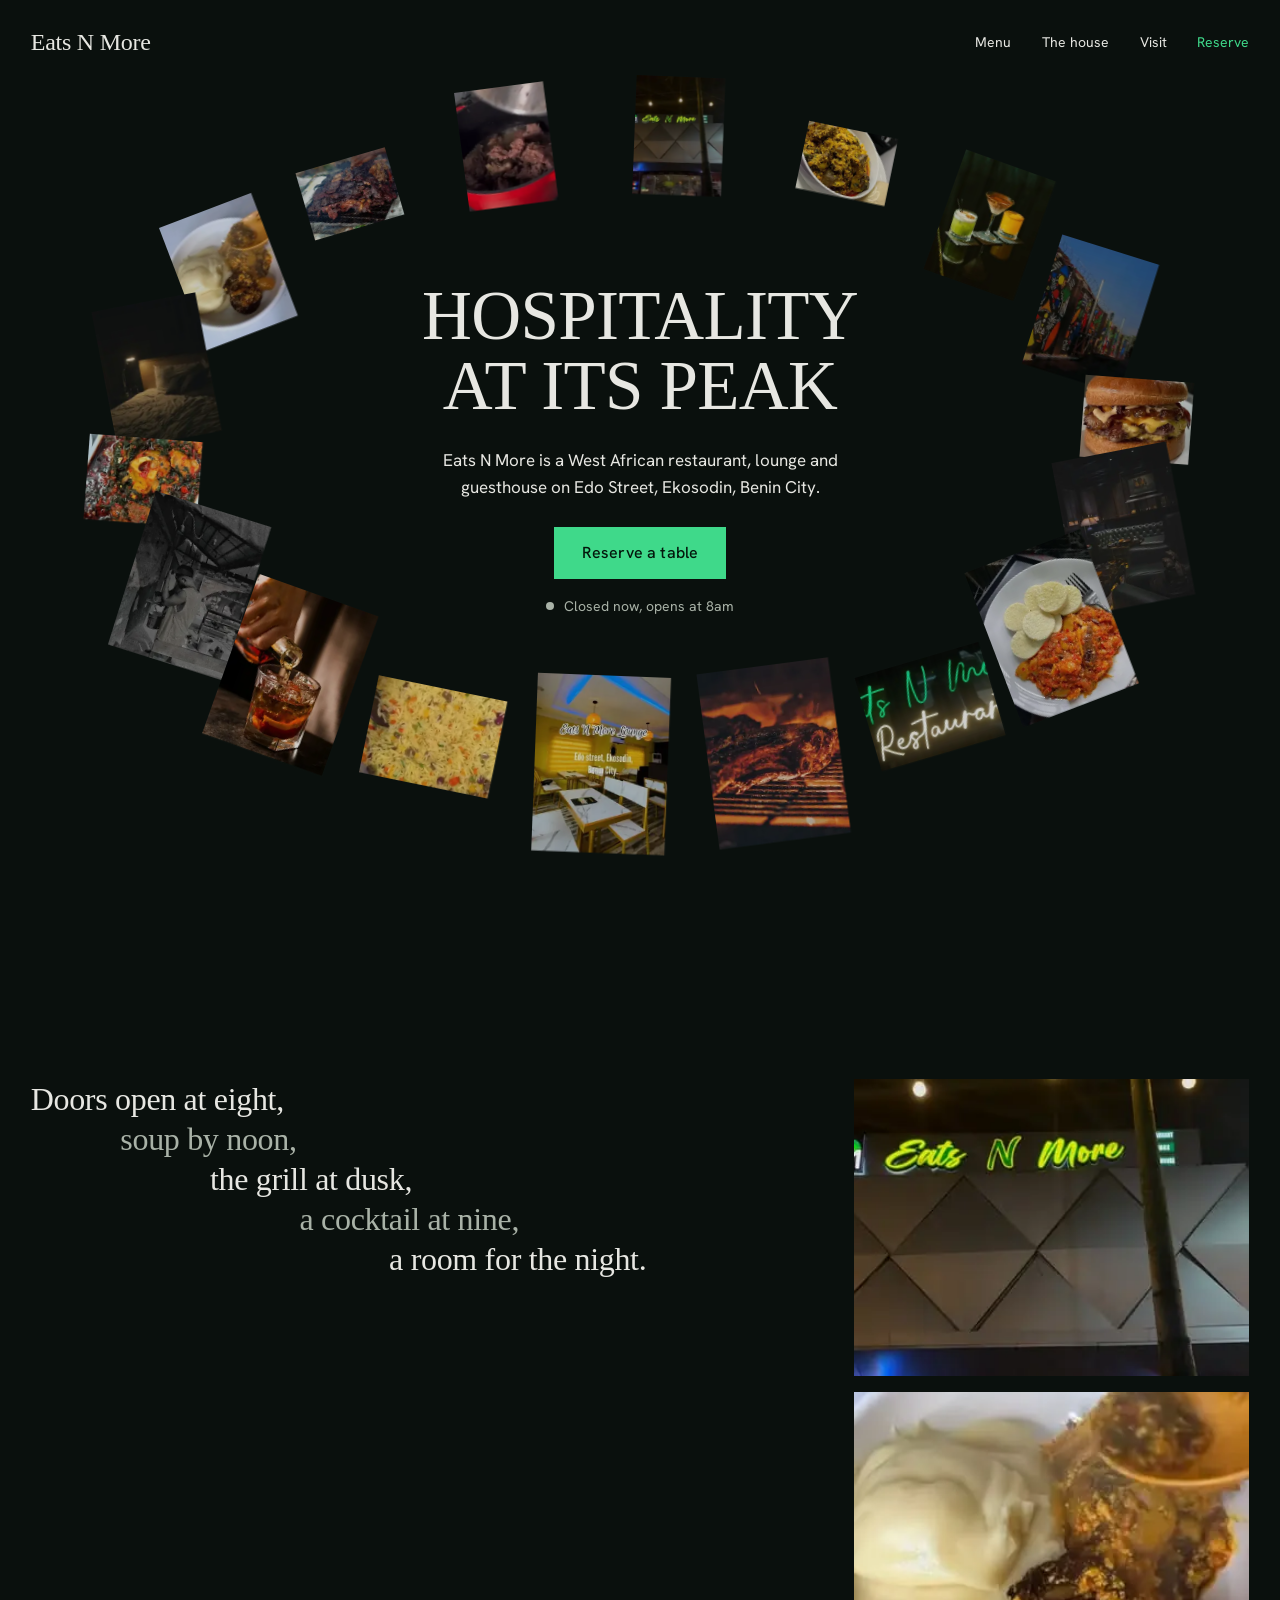
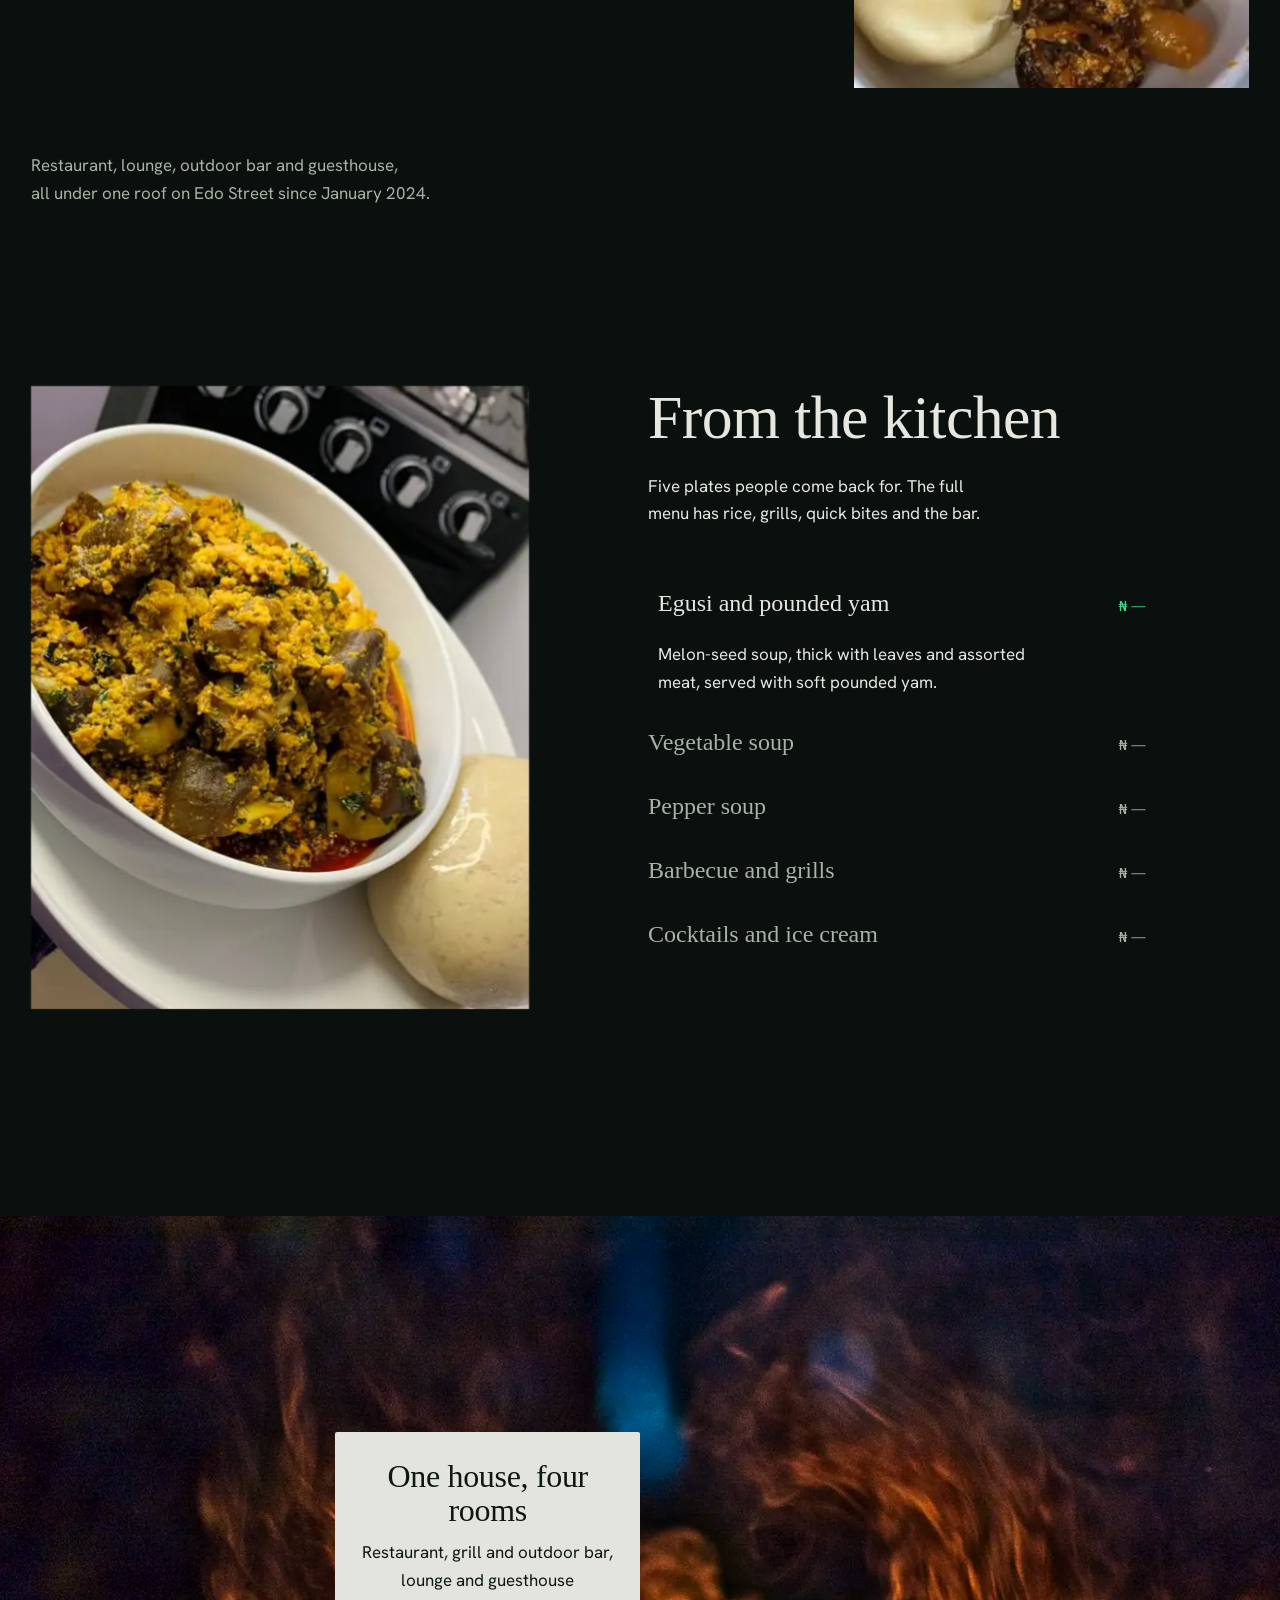
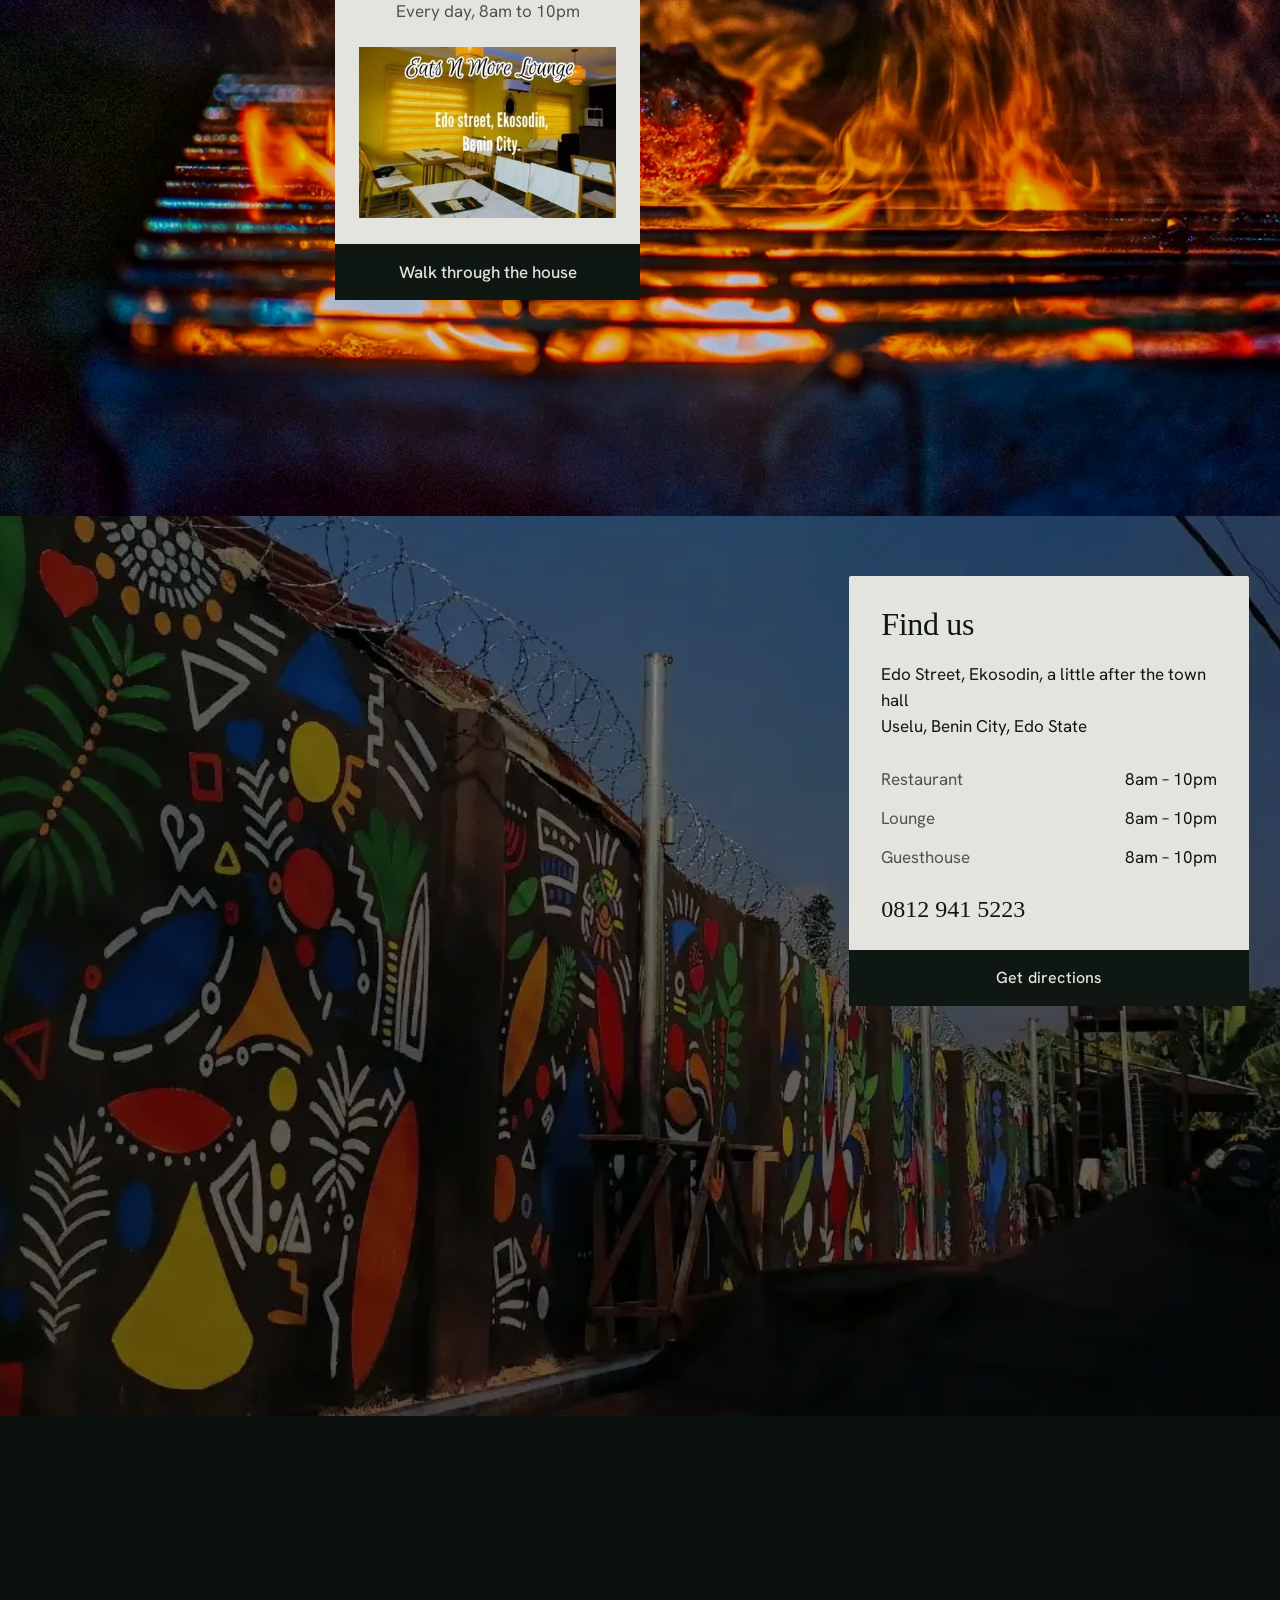
<file: index.html>
<!doctype html>
<html lang="en-NG">
<head>
  <meta charset="utf-8">
  <meta name="viewport" content="width=device-width, initial-scale=1, viewport-fit=cover">
  <title>Eats N More Restaurant &amp; Lounge · Edo Street, Ekosodin, Benin City</title>
  <meta name="description" content="West African restaurant, lounge, outdoor bar and guesthouse on Edo Street, Ekosodin, Benin City. Open daily 8am to 10pm. Reserve on WhatsApp or call 0812 941 5223.">
  <meta name="theme-color" content="#0a100d">
  <meta name="format-detection" content="telephone=no, address=no, email=no">
  <link rel="canonical" href="https://mondayjohn918.github.io/eats-n-more/">

  <meta property="og:type" content="restaurant.restaurant">
  <meta property="og:site_name" content="Eats N More Restaurant &amp; Lounge">
  <meta property="og:title" content="Eats N More Restaurant &amp; Lounge · Edo Street, Ekosodin, Benin City">
  <meta property="og:description" content="West African restaurant, lounge, outdoor bar and guesthouse on Edo Street, Ekosodin, Benin City. Open daily 8am to 10pm. Reserve on WhatsApp or call 0812 941 5223.">
  <meta property="og:url" content="https://mondayjohn918.github.io/eats-n-more/">
  <meta property="og:image" content="https://mondayjohn918.github.io/eats-n-more/assets/og-image.jpg">
  <meta property="og:image:width" content="1200">
  <meta property="og:image:height" content="630">
  <meta property="og:image:alt" content="The green neon Eats N More sign above the word Restaurant">
  <meta name="twitter:card" content="summary_large_image">
  <meta name="twitter:site" content="@eatsNmoreLounge">

  <link rel="icon" href="assets/favicon.png" type="image/png">
  <link rel="apple-touch-icon" href="assets/apple-touch-icon.png">

  <link rel="preconnect" href="https://fonts.googleapis.com">
  <link rel="preconnect" href="https://fonts.gstatic.com" crossorigin>
  <link rel="preconnect" href="https://api.fontshare.com">
  <link rel="preconnect" href="https://cdn.fontshare.com" crossorigin>
  <link href="https://fonts.googleapis.com/css2?family=Hanken+Grotesk:wght@400;500&display=swap" rel="stylesheet">
  <link href="https://api.fontshare.com/v2/css?f[]=zodiak@100,300&display=swap" rel="stylesheet">
  <link rel="stylesheet" href="assets/styles.css">
  <script type="application/ld+json">
  {
    "@context": "https://schema.org",
    "@type": "Restaurant",
    "name": "Eats N More Restaurant & Lounge",
    "alternateName": "Eats N More Lounge",
    "servesCuisine": "West African",
    "telephone": "+2348129415223",
    "url": "https://mondayjohn918.github.io/eats-n-more/",
    "menu": "https://mondayjohn918.github.io/eats-n-more/menu.html",
    "acceptsReservations": true,
    "image": "https://mondayjohn918.github.io/eats-n-more/assets/og-image.jpg",
    "address": {"@type": "PostalAddress", "streetAddress": "Edo Street, Ekosodin", "addressLocality": "Benin City", "addressRegion": "Edo State", "postalCode": "300103", "addressCountry": "NG"},
    "openingHoursSpecification": [{"@type": "OpeningHoursSpecification", "dayOfWeek": ["Monday","Tuesday","Wednesday","Thursday","Friday","Saturday","Sunday"], "opens": "08:00", "closes": "22:00"}],
    "sameAs": ["https://www.instagram.com/eatsnmore_restaurantand_lounge/", "https://x.com/eatsNmoreLounge"]
  }
  </script>
</head>
<body class="page-home">
  <a class="skip" href="#main">Skip to content</a>

  <header class="bar">
    <a class="wordmark" href="./" aria-label="Eats N More, home">Eats N More</a>
    <nav aria-label="Main">
      <ul>
        <li><a href="menu.html">Menu</a></li>
        <li class="hide-sm"><a href="the-house.html">The house</a></li>
        <li class="hide-sm"><a href="reserve.html#visit">Visit</a></li>
        <li><a href="reserve.html" class="bar-reserve">Reserve</a></li>
      </ul>
    </nav>
    <button class="nav-toggle" type="button" aria-expanded="false" aria-controls="sheet" aria-label="Open the menu of pages">
      <span></span><span></span>
    </button>
  </header>

  <div class="sheet" id="sheet" hidden>
    <nav aria-label="All pages">
      <ol class="sheet-links" role="list">
        <li><a href="./">Home</a></li>
        <li><a href="menu.html">Menu</a></li>
        <li><a href="the-house.html">The house</a></li>
        <li><a href="reserve.html#visit">Visit</a></li>
        <li><a href="reserve.html">Reserve</a></li>
      </ol>
    </nav>
    <div class="sheet-foot">
      <p>Edo Street, Ekosodin, Benin City<br>Daily, 8am to 10pm</p>
      <p><a href="tel:+2348129415223">0812 941 5223</a></p>
    </div>
  </div>

  <main id="main">
    <section class="hero" id="top" aria-labelledby="hero-title">
      <div class="ring" aria-label="Pictures from Eats N More">
      <a class="frame" href="the-house.html" data-caption="Our sign on Edo Street" aria-label="Our sign on Edo Street" style="--c:0.000; --s:-1.000; --w:100; --r:0.0deg; --i:0; --mc:0.000; --ms:-1.000; --mw:64;"><img src="assets/img/ring/own-sign-night-v.webp" alt="" width="225" height="300" decoding="async"></a>
      <a class="frame" href="menu.html" data-caption="Egusi, from our kitchen" aria-label="Egusi, from our kitchen" style="--c:0.342; --s:-0.940; --w:102; --r:9.6deg; --i:1; --mc:0.500; --ms:-0.866; --mw:66;"><img src="assets/img/ring/own-egusi-h.webp" alt="" width="300" height="225" decoding="async"></a>
      <a class="frame" href="the-house.html" data-caption="Cocktails" aria-label="Cocktails" style="--c:0.643; --s:-0.766; --w:106; --r:18.0deg; --i:2; --mc:0.866; --ms:-0.500; --mw:70;"><img src="assets/img/ring/st-cocktails-v.webp" alt="" width="225" height="300" decoding="async"></a>
      <a class="frame" href="the-house.html" data-caption="The mural wall" aria-label="The mural wall" style="--c:0.866; --s:-0.500; --w:112; --r:19.4deg; --i:3; --mc:1.000; --ms:0.000; --mw:76;"><img src="assets/img/ring/own-mural-v.webp" alt="" width="225" height="300" decoding="async"></a>
      <a class="frame" href="menu.html" data-caption="The burger" aria-label="The burger" style="--c:0.985; --s:-0.174; --w:121; --r:7.7deg; --i:4; --mc:0.866; --ms:0.500; --mw:82;"><img src="assets/img/ring/own-burger-h.webp" alt="" width="300" height="225" decoding="async"></a>
      <a class="frame" href="the-house.html" data-caption="Lounge evenings" aria-label="Lounge evenings" style="--c:0.985; --s:0.174; --w:129; --r:-7.7deg; --i:5; --mc:0.500; --ms:0.866; --mw:86;"><img src="assets/img/ring/st-sofa-v.webp" alt="" width="225" height="300" decoding="async"></a>
      <a class="frame" href="menu.html" data-caption="Yam and egg sauce" aria-label="Yam and egg sauce" style="--c:0.866; --s:0.500; --w:138; --r:-19.4deg; --i:6; --mc:0.000; --ms:1.000; --mw:88;"><img src="assets/img/ring/own-yam-v.webp" alt="" width="225" height="300" decoding="async"></a>
      <a class="frame" href="the-house.html" data-caption="Eats N More, in neon" aria-label="Eats N More, in neon" style="--c:0.643; --s:0.766; --w:144; --r:-18.0deg; --i:7; --mc:-0.500; --ms:0.866; --mw:86;"><img src="assets/img/ring/own-neon-h.webp" alt="" width="300" height="225" decoding="async"></a>
      <a class="frame" href="the-house.html" data-caption="Barbecue" aria-label="Barbecue" style="--c:0.342; --s:0.940; --w:148; --r:-9.6deg; --i:8; --mc:-0.866; --ms:0.500; --mw:82;"><img src="assets/img/ring/st-grill-v.webp" alt="" width="225" height="300" decoding="async"></a>
      <a class="frame" href="the-house.html" data-caption="The dining room" aria-label="The dining room" style="--c:0.000; --s:1.000; --w:150; --r:-0.0deg; --i:9; --mc:-1.000; --ms:0.000; --mw:76;"><img src="assets/img/ring/own-interior-v.webp" alt="" width="225" height="300" decoding="async"></a>
      <a class="frame" href="menu.html" data-caption="Fried rice" aria-label="Fried rice" style="--c:-0.342; --s:0.940; --w:148; --r:9.6deg; --i:10; --mc:-0.866; --ms:-0.500; --mw:70;"><img src="assets/img/ring/own-friedrice-h.webp" alt="" width="300" height="225" decoding="async"></a>
      <a class="frame" href="the-house.html" data-caption="The bar" aria-label="The bar" style="--c:-0.643; --s:0.766; --w:144; --r:18.0deg; --i:11; --mc:-0.500; --ms:-0.866; --mw:66;"><img src="assets/img/ring/st-pour-v.webp" alt="" width="225" height="300" decoding="async"></a>
      <a class="frame frame--wide" href="the-house.html" data-caption="Painting the mural" aria-label="Painting the mural" style="--c:-0.866; --s:0.500; --w:138; --r:19.4deg; --i:12;"><img src="assets/img/ring/own-painter-v.webp" alt="" width="225" height="300" decoding="async"></a>
      <a class="frame frame--wide" href="menu.html" data-caption="Vegetable soup" aria-label="Vegetable soup" style="--c:-0.985; --s:0.174; --w:129; --r:7.7deg; --i:13;"><img src="assets/img/ring/own-vegsoup-h.webp" alt="" width="300" height="225" decoding="async"></a>
      <a class="frame frame--wide" href="the-house.html" data-caption="Rooms for the night" aria-label="Rooms for the night" style="--c:-0.985; --s:-0.174; --w:121; --r:-7.7deg; --i:14;"><img src="assets/img/ring/st-bed-v.webp" alt="" width="225" height="300" decoding="async"></a>
      <a class="frame frame--wide" href="menu.html" data-caption="Soup and swallow" aria-label="Soup and swallow" style="--c:-0.866; --s:-0.500; --w:112; --r:-19.4deg; --i:15;"><img src="assets/img/ring/own-swallow-v.webp" alt="" width="225" height="300" decoding="async"></a>
      <a class="frame frame--wide" href="the-house.html" data-caption="Grills" aria-label="Grills" style="--c:-0.643; --s:-0.766; --w:106; --r:-18.0deg; --i:16;"><img src="assets/img/ring/st-grill-hand-h.webp" alt="" width="300" height="225" decoding="async"></a>
      <a class="frame frame--wide" href="menu.html" data-caption="From the pot" aria-label="From the pot" style="--c:-0.342; --s:-0.940; --w:102; --r:-9.6deg; --i:17;"><img src="assets/img/ring/own-pot-v.webp" alt="" width="225" height="300" decoding="async"></a>
      </div>
      <div class="core">
        <h1 id="hero-title" class="mask">
          <span class="line"><span>Hospitality</span></span>
          <span class="line"><span>at its peak</span></span>
        </h1>
        <p class="core-sub" aria-live="polite"><span class="core-default">Eats N More is a West African restaurant, lounge and guesthouse on Edo Street, Ekosodin, Benin City.</span></p>
        <div class="core-actions">
          <a class="btn" href="reserve.html">Reserve a table</a>
          <p class="status" data-status><span class="dot" aria-hidden="true"></span><span data-status-text>Open daily, 8am to 10pm</span></p>
        </div>
      </div>
    </section>

    <section class="intro" aria-labelledby="intro-title">
      <h2 id="intro-title" class="sr-only">A day at Eats N More</h2>
      <p class="stairs reveal-group">
        <span class="step">Doors open at eight,</span>
        <span class="step">soup by noon,</span>
        <span class="step">the grill at dusk,</span>
        <span class="step">a cocktail at nine,</span>
        <span class="step">a room for the night.</span>
      </p>
      <div class="intro-pics reveal-group">
        <figure><img src="assets/img/own-sign-night.webp" alt="The lit Eats N More sign on the building front at night" width="360" height="480" loading="lazy" decoding="async"></figure>
        <figure><img src="assets/img/own-swallow.webp" alt="Soup and swallow from the Eats N More kitchen" width="360" height="480" loading="lazy" decoding="async"></figure>
      </div>
      <p class="intro-note reveal">Restaurant, lounge, outdoor bar and guesthouse,<br> all under one roof on Edo Street since January 2024.</p>
    </section>

    <section class="kitchen" aria-labelledby="kitchen-title">
      <div class="k-photo" aria-hidden="true">
        <img data-k="0" class="is-on" src="assets/img/own-egusi.webp" alt="" width="512" height="640" loading="lazy" decoding="async">
        <img data-k="1" src="assets/img/own-vegsoup.webp" alt="" width="512" height="640" loading="lazy" decoding="async">
        <img data-k="2" src="assets/img/own-pot.webp" alt="" width="360" height="480" loading="lazy" decoding="async">
        <img data-k="3" src="assets/img/st-grill-hand.webp" alt="" width="820" height="1025" loading="lazy" decoding="async">
        <img data-k="4" src="assets/img/st-cocktails.webp" alt="" width="820" height="1025" loading="lazy" decoding="async">
      </div>
      <div class="k-list">
        <h2 id="kitchen-title" class="reveal">From the kitchen</h2>
        <p class="k-lead reveal">Five plates people come back for. The full menu has rice, grills, quick bites and the bar.</p>
        <ol class="dishes" role="list">
          <li class="dish is-on" data-k="0">
            <button type="button" aria-expanded="true"><span class="d-name">Egusi and pounded yam</span><span class="d-price">₦ —</span></button>
            <p class="d-desc">Melon-seed soup, thick with leaves and assorted meat, served with soft pounded yam.</p>
          </li>
          <li class="dish" data-k="1">
            <button type="button" aria-expanded="false"><span class="d-name">Vegetable soup</span><span class="d-price">₦ —</span></button>
            <p class="d-desc">Green leaves cooked down in palm oil and pepper, with fish and meat, and the swallow of your choice.</p>
          </li>
          <li class="dish" data-k="2">
            <button type="button" aria-expanded="false"><span class="d-name">Pepper soup</span><span class="d-price">₦ —</span></button>
            <p class="d-desc">Hot, peppery broth with tender meat. It comes properly spicy; ask for it milder if you like.</p>
          </li>
          <li class="dish" data-k="3">
            <button type="button" aria-expanded="false"><span class="d-name">Barbecue and grills</span><span class="d-price">₦ —</span></button>
            <p class="d-desc">Meat and fish off the grill in the evening, peppered and smoky, for the table or the bar.</p>
          </li>
          <li class="dish" data-k="4">
            <button type="button" aria-expanded="false"><span class="d-name">Cocktails and ice cream</span><span class="d-price">₦ —</span></button>
            <p class="d-desc">Mixed drinks from the bar, mocktails, and ice cream for the sweet end of the night.</p>
          </li>
        </ol>
        <p class="k-foot reveal"><a class="link-arrow" href="menu.html">See the full menu</a></p>
      </div>
    </section>

    <section class="house house--teaser" aria-labelledby="house-title">
      <article class="frame-bleed" style="--col:2">
        <div class="fb-media">
          <img class="fb-poster" src="assets/img/bg-grill-l.webp" alt="" width="1680" height="1050" loading="lazy" decoding="async">
          <video class="fb-video" muted loop playsinline preload="none" aria-hidden="true" poster="assets/img/bg-grill-l.webp"
                 data-src-sm="assets/video/grill-640.mp4" data-src-lg="assets/video/grill-960.mp4"></video>
        </div>
        <div class="card reveal">
          <h2 id="house-title">One house, four rooms</h2>
          <p class="card-line">Restaurant, grill and outdoor bar, lounge and guesthouse</p>
          <p class="card-fact">Every day, 8am to 10pm</p>
          <img class="card-pic" src="assets/img/own-interior.webp" alt="The dining room: yellow walls, marble tables and gold chairs under a blue-lit ceiling" width="360" height="480" loading="lazy" decoding="async">
          <a class="card-btn" href="the-house.html">Walk through the house</a>
        </div>
      </article>
    </section>

    <section class="visit" aria-labelledby="visit-title">
      <picture class="v-media">
        <source media="(max-width: 760px)" srcset="assets/img/visit-mural-p.webp">
        <img src="assets/img/visit-mural-l.webp" alt="The painted mural wall outside Eats N More" width="1080" height="675" loading="lazy" decoding="async">
      </picture>
      <div class="v-card reveal">
        <h2 id="visit-title">Find us</h2>
        <address>Edo Street, Ekosodin, a little after the town hall<br>Uselu, Benin City, Edo State</address>
        <dl class="hours">
          <div><dt>Restaurant</dt><dd>8am – 10pm</dd></div>
          <div><dt>Lounge</dt><dd>8am – 10pm</dd></div>
          <div><dt>Guesthouse</dt><dd>8am – 10pm</dd></div>
        </dl>
        <p class="v-phone"><a href="tel:+2348129415223">0812 941 5223</a></p>
        <a class="btn btn--wide btn--dark" href="https://www.google.com/maps/search/?api=1&amp;query=EATS%20N%20MORE%20LOUNGE%2C%20CJ5F%2BWC%20Uselu%2C%20Benin%20City" target="_blank" rel="noopener">Get directions</a>
      </div>
    </section>
  </main>

  <footer class="foot">
    <div class="f-cols">
      <div>
        <p class="f-first">Visit</p>
        <p>Edo Street, Ekosodin</p>
        <p>Benin City, Edo State</p>
        <p>Daily, 8am to 10pm</p>
      </div>
      <div>
        <p class="f-first">Explore</p>
        <p><a href="menu.html">The menu</a></p>
        <p><a href="the-house.html">The house</a></p>
        <p><a href="reserve.html">Reserve</a></p>
      </div>
      <div>
        <p class="f-first">Follow</p>
        <p><a href="https://www.instagram.com/eatsnmore_restaurantand_lounge/" target="_blank" rel="noopener">Instagram</a></p>
        <p><a href="https://x.com/eatsNmoreLounge" target="_blank" rel="noopener">X</a></p>
      </div>
      <div>
        <p class="f-first">Talk to us</p>
        <p><a href="tel:+2348129415223">0812 941 5223</a></p>
        <p><a href="https://wa.me/2348129415223" target="_blank" rel="noopener">WhatsApp</a></p>
      </div>
    </div>
    <div class="f-mark">
      <img class="f-logo" src="assets/img/logo.webp" alt="Eats N More logo" width="240" height="240" loading="lazy">
      <svg class="f-word" viewBox="0 0 1000 160" role="img" aria-label="Eats N More"><text x="0" y="136" textLength="1000" lengthAdjust="spacingAndGlyphs">Eats N More</text></svg>
      <p class="f-legal">© <span data-year>2026</span> Eats N More Restaurant &amp; Lounge. Photographs by Eats N More, with atmosphere photography from Unsplash and Pexels.</p>
    </div>
  </footer>

  <div class="dock" aria-label="Quick contact">
    <a href="tel:+2348129415223">Call</a>
    <a href="https://wa.me/2348129415223?text=Good%20day%2C%20Eats%20N%20More." target="_blank" rel="noopener" class="dock-wa">WhatsApp</a>
  </div>

  <script src="assets/main.js" defer></script>
</body>
</html>
</file>
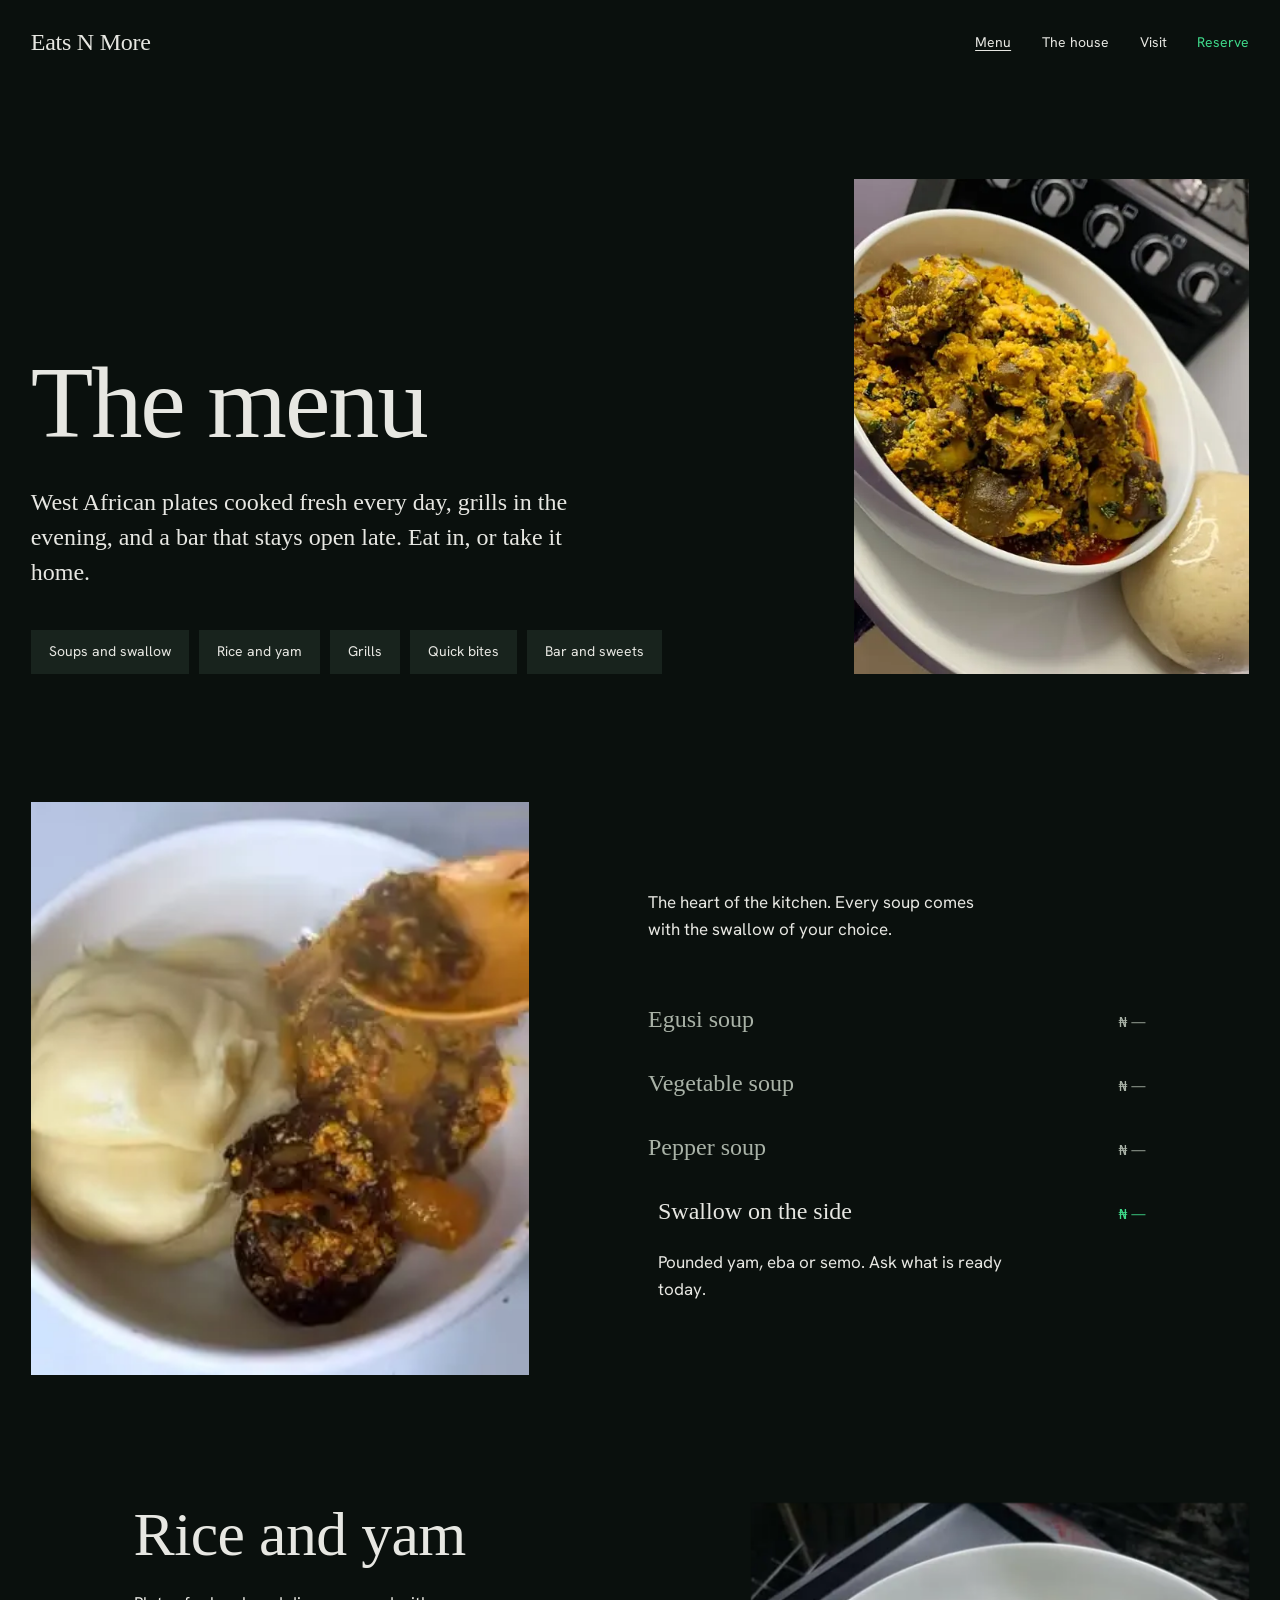
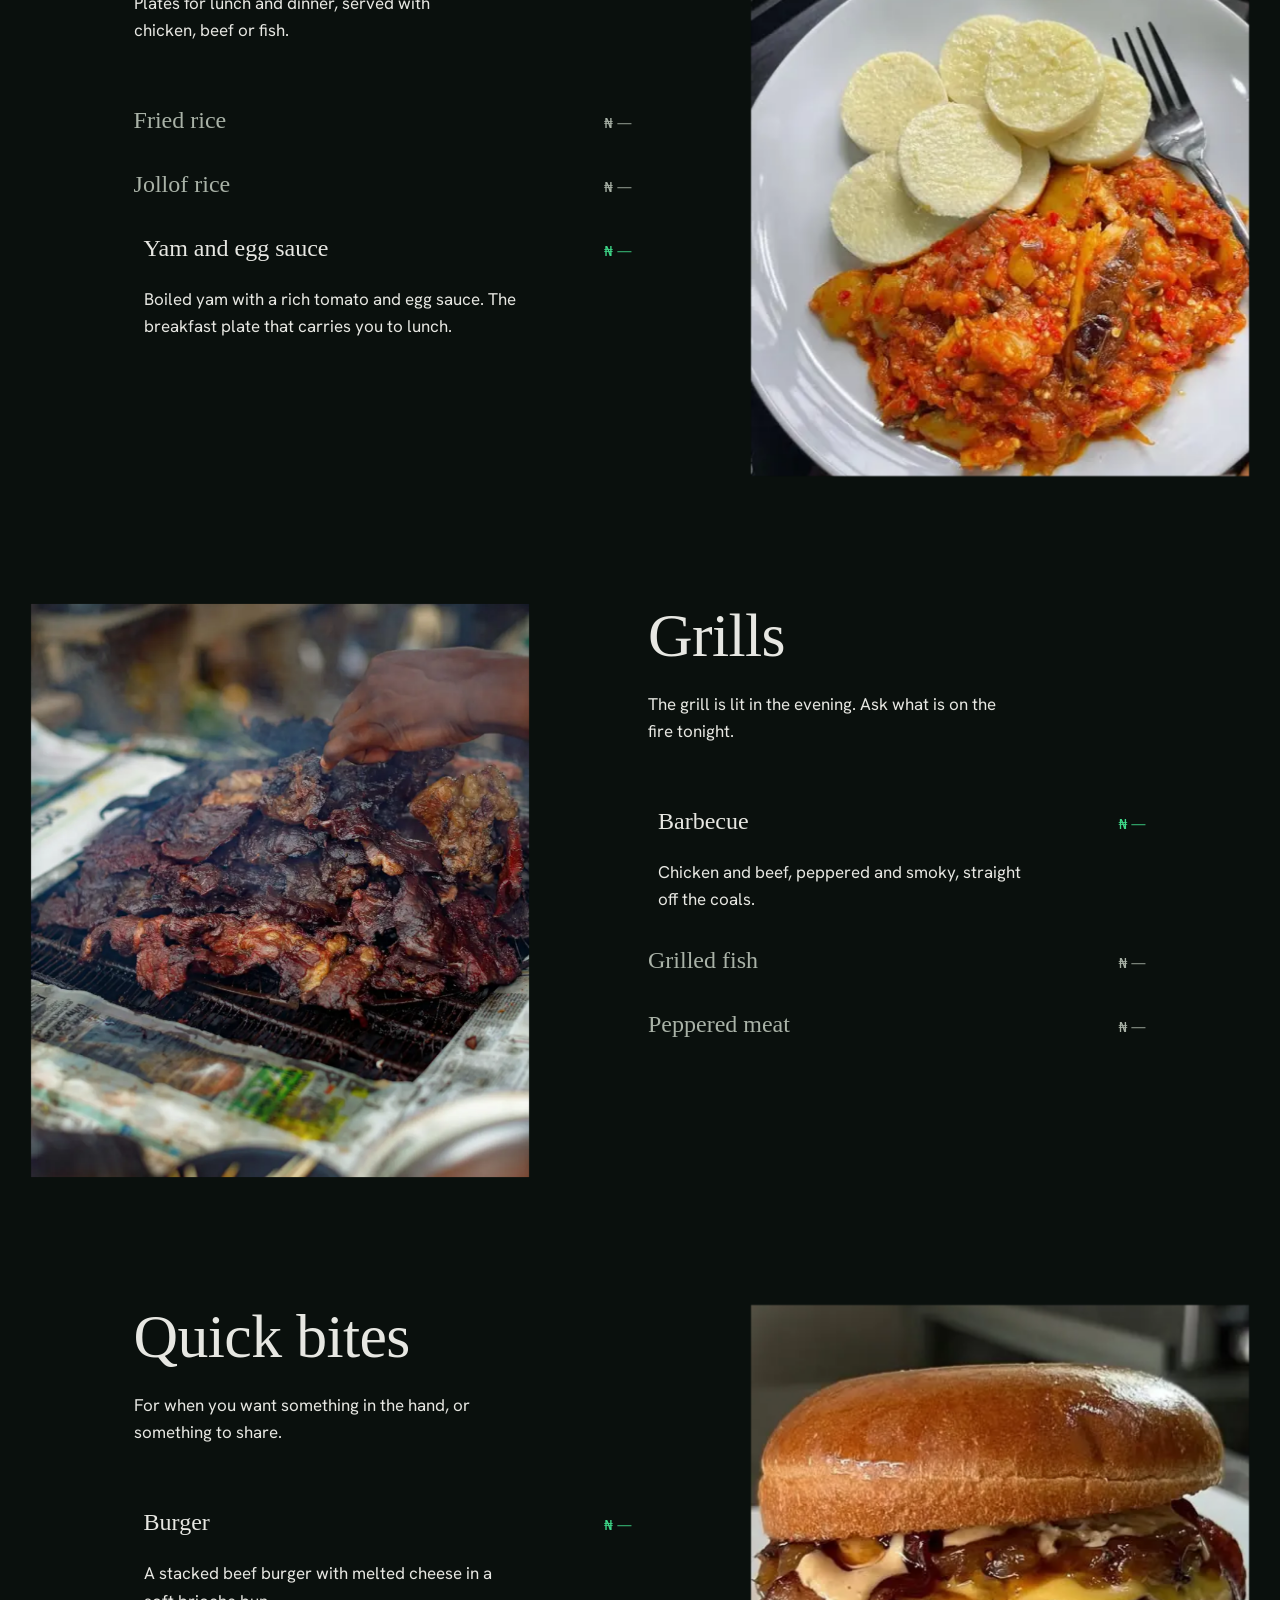
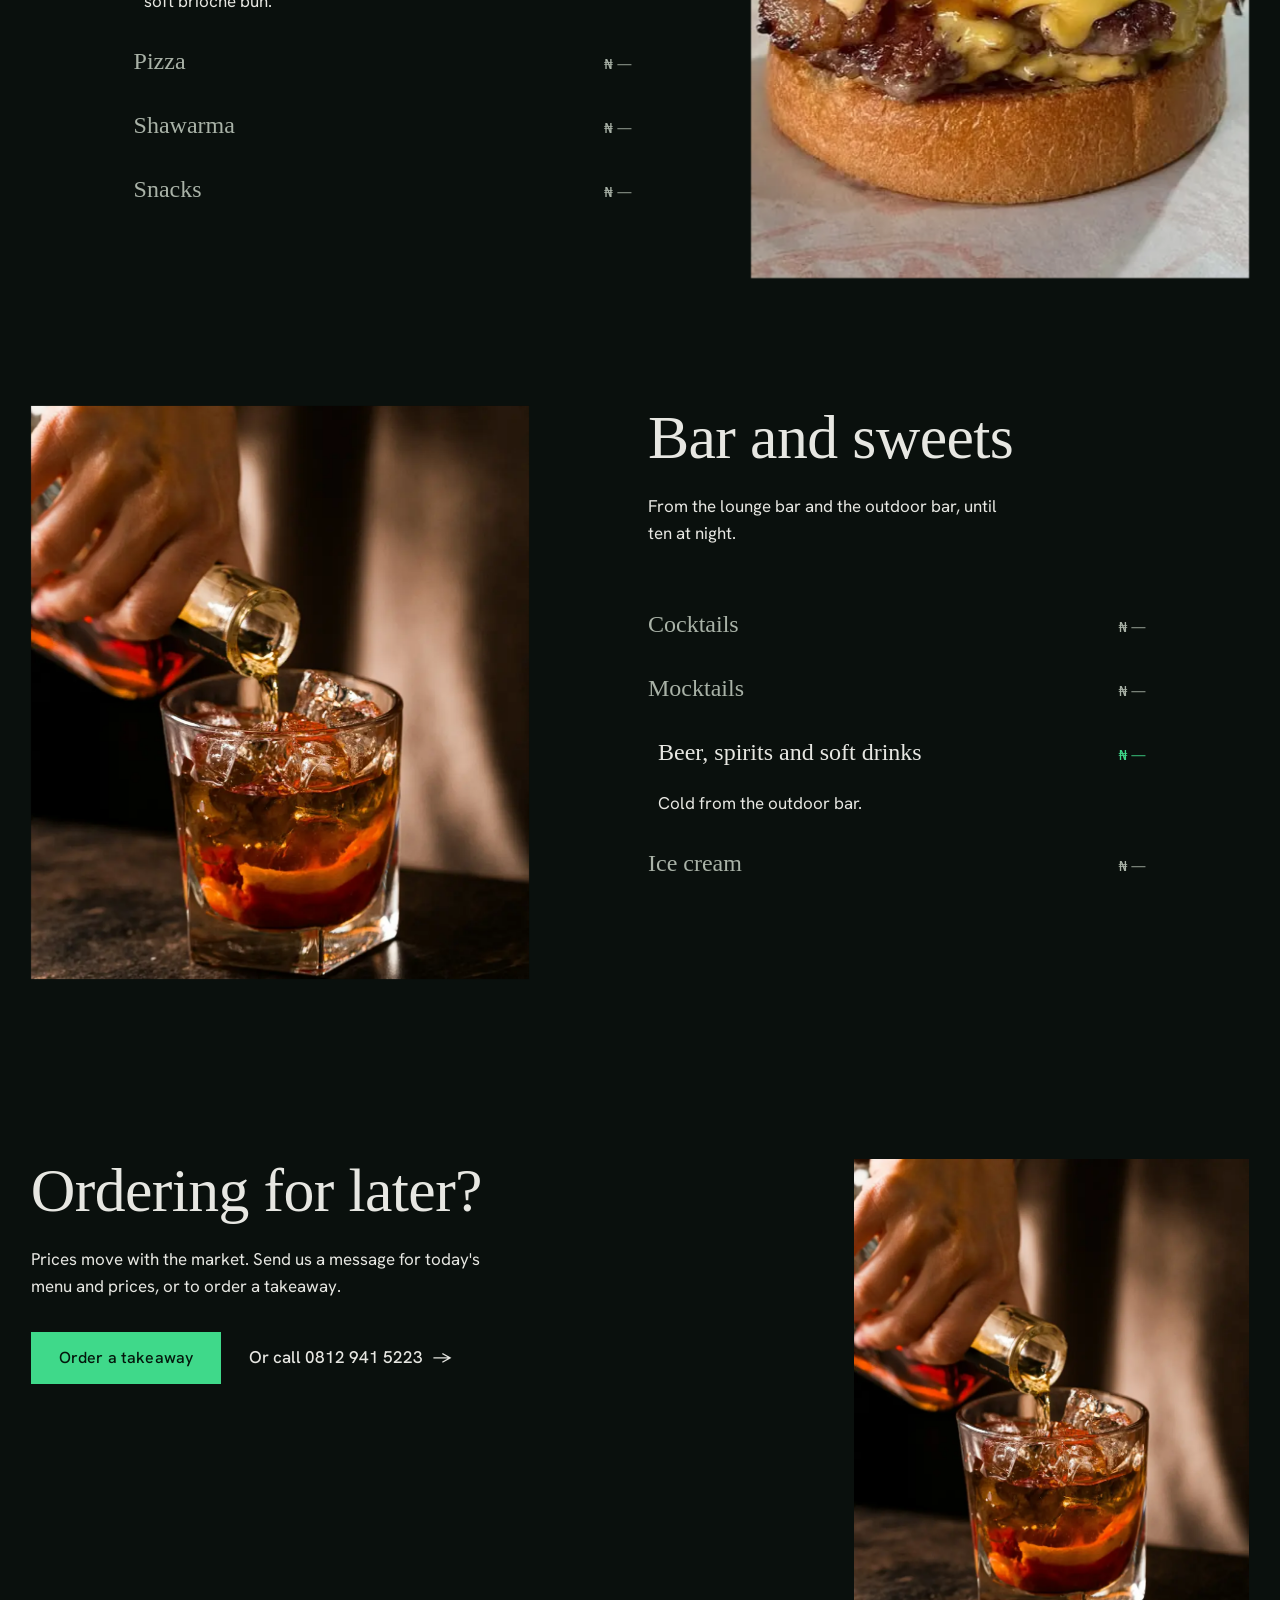
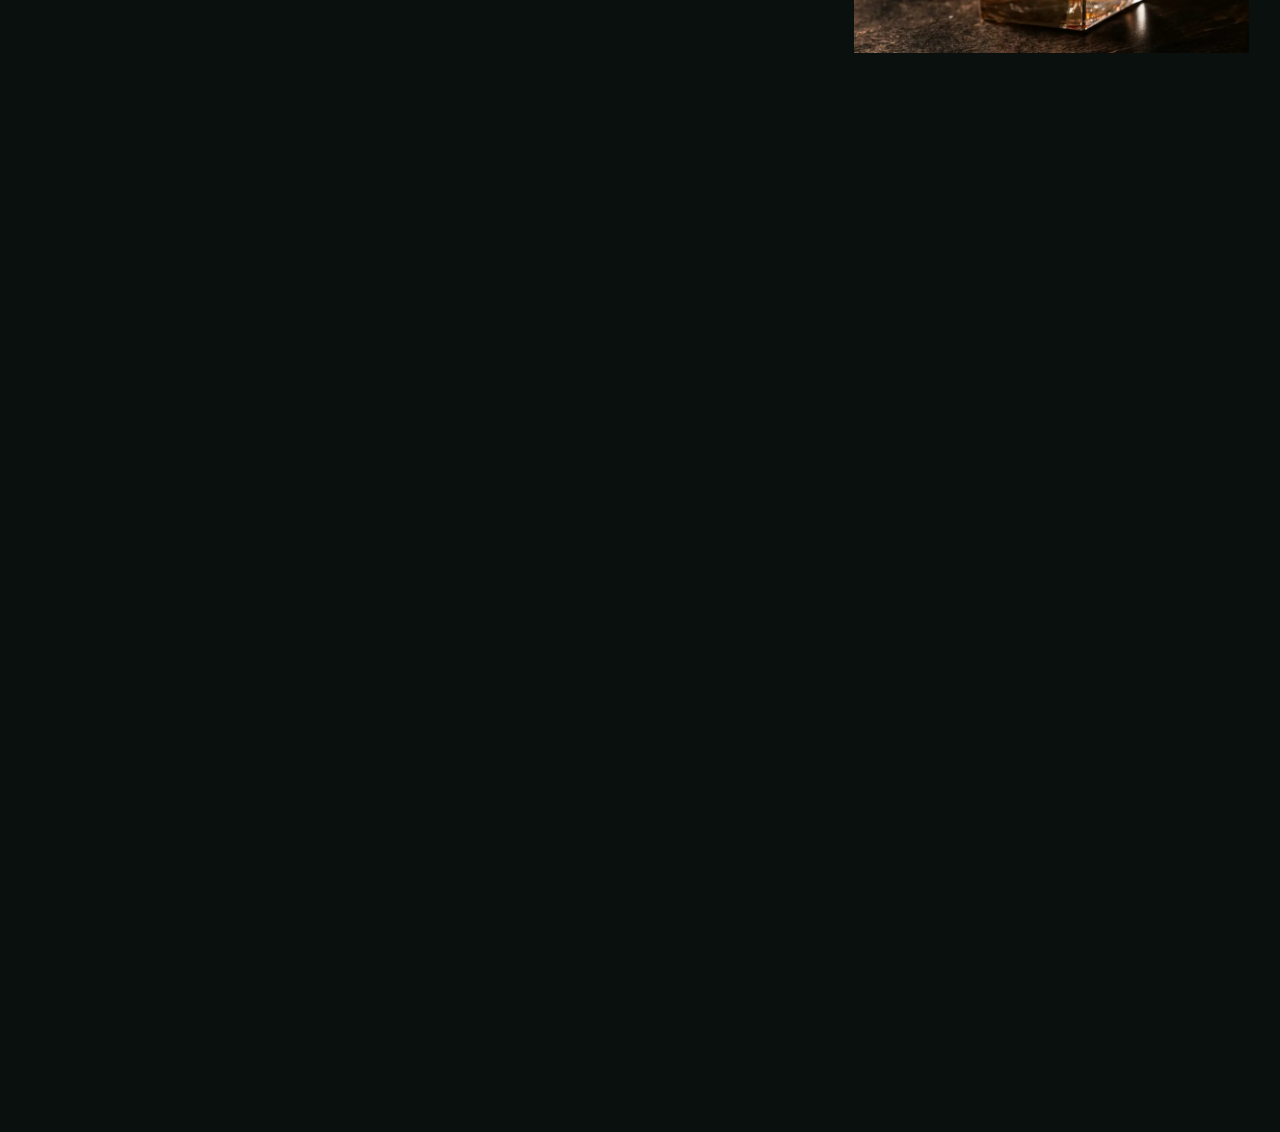
<file: menu.html>
<!doctype html>
<html lang="en-NG">
<head>
  <meta charset="utf-8">
  <meta name="viewport" content="width=device-width, initial-scale=1, viewport-fit=cover">
  <title>The menu · Eats N More Restaurant &amp; Lounge, Benin City</title>
  <meta name="description" content="Egusi, vegetable soup, pepper soup, fried rice, grills, burgers, pizza, shawarma, cocktails and ice cream. Eat in or take away on Edo Street, Ekosodin.">
  <meta name="theme-color" content="#0a100d">
  <meta name="format-detection" content="telephone=no, address=no, email=no">
  <link rel="canonical" href="https://mondayjohn918.github.io/eats-n-more/menu.html">

  <meta property="og:type" content="restaurant.restaurant">
  <meta property="og:site_name" content="Eats N More Restaurant &amp; Lounge">
  <meta property="og:title" content="The menu · Eats N More Restaurant &amp; Lounge, Benin City">
  <meta property="og:description" content="Egusi, vegetable soup, pepper soup, fried rice, grills, burgers, pizza, shawarma, cocktails and ice cream. Eat in or take away on Edo Street, Ekosodin.">
  <meta property="og:url" content="https://mondayjohn918.github.io/eats-n-more/menu.html">
  <meta property="og:image" content="https://mondayjohn918.github.io/eats-n-more/assets/og-image.jpg">
  <meta property="og:image:width" content="1200">
  <meta property="og:image:height" content="630">
  <meta property="og:image:alt" content="The green neon Eats N More sign above the word Restaurant">
  <meta name="twitter:card" content="summary_large_image">
  <meta name="twitter:site" content="@eatsNmoreLounge">

  <link rel="icon" href="assets/favicon.png" type="image/png">
  <link rel="apple-touch-icon" href="assets/apple-touch-icon.png">

  <link rel="preconnect" href="https://fonts.googleapis.com">
  <link rel="preconnect" href="https://fonts.gstatic.com" crossorigin>
  <link rel="preconnect" href="https://api.fontshare.com">
  <link rel="preconnect" href="https://cdn.fontshare.com" crossorigin>
  <link href="https://fonts.googleapis.com/css2?family=Hanken+Grotesk:wght@400;500&display=swap" rel="stylesheet">
  <link href="https://api.fontshare.com/v2/css?f[]=zodiak@100,300&display=swap" rel="stylesheet">
  <link rel="stylesheet" href="assets/styles.css">

</head>
<body class="page-menu">
  <a class="skip" href="#main">Skip to content</a>

  <header class="bar">
    <a class="wordmark" href="./" aria-label="Eats N More, home">Eats N More</a>
    <nav aria-label="Main">
      <ul>
        <li><a href="menu.html" aria-current="page">Menu</a></li>
        <li class="hide-sm"><a href="the-house.html">The house</a></li>
        <li class="hide-sm"><a href="reserve.html#visit">Visit</a></li>
        <li><a href="reserve.html" class="bar-reserve">Reserve</a></li>
      </ul>
    </nav>
    <button class="nav-toggle" type="button" aria-expanded="false" aria-controls="sheet" aria-label="Open the menu of pages">
      <span></span><span></span>
    </button>
  </header>

  <div class="sheet" id="sheet" hidden>
    <nav aria-label="All pages">
      <ol class="sheet-links" role="list">
        <li><a href="./">Home</a></li>
        <li><a href="menu.html">Menu</a></li>
        <li><a href="the-house.html">The house</a></li>
        <li><a href="reserve.html#visit">Visit</a></li>
        <li><a href="reserve.html">Reserve</a></li>
      </ol>
    </nav>
    <div class="sheet-foot">
      <p>Edo Street, Ekosodin, Benin City<br>Daily, 8am to 10pm</p>
      <p><a href="tel:+2348129415223">0812 941 5223</a></p>
    </div>
  </div>

  <main id="main">
    <section class="page-head" aria-labelledby="menu-title">
      <div class="ph-text">
        <h1 id="menu-title" class="mask"><span class="line"><span>The menu</span></span></h1>
        <p class="ph-sub reveal">West African plates cooked fresh every day, grills in the evening, and a bar that stays open late. Eat in, or take it home.</p>
        <nav class="ph-jump reveal" aria-label="Menu sections">
          <a href="#soups">Soups and swallow</a>
          <a href="#rice">Rice and yam</a>
          <a href="#grills">Grills</a>
          <a href="#bites">Quick bites</a>
          <a href="#bar">Bar and sweets</a>
        </nav>
      </div>
      <figure class="ph-pic reveal-pic">
        <img src="assets/img/own-egusi.webp" alt="Egusi soup with assorted meat beside pounded yam" width="512" height="640" decoding="async">
      </figure>
    </section>

    <!-- PLACEHOLDER: every "₦ —" is a price to fill in. Items marked SAMPLE are typical dishes to confirm with the restaurant. -->

    <section class="kitchen" id="soups" aria-labelledby="soups-title">
      <div class="k-photo" aria-hidden="true">
        <img data-k="0" class="is-on" src="assets/img/own-egusi-bowl.webp" alt="" width="360" height="480" loading="lazy" decoding="async">
        <img data-k="1" src="assets/img/own-vegsoup.webp" alt="" width="512" height="640" loading="lazy" decoding="async">
        <img data-k="2" src="assets/img/own-pot.webp" alt="" width="360" height="480" loading="lazy" decoding="async">
        <img data-k="3" src="assets/img/own-swallow.webp" alt="" width="360" height="480" loading="lazy" decoding="async">
      </div>
      <div class="k-list">
        <h2 id="soups-title" class="reveal">Soups and swallow</h2>
        <p class="k-lead reveal">The heart of the kitchen. Every soup comes with the swallow of your choice.</p>
        <ol class="dishes" role="list">
          <li class="dish is-on" data-k="0"><button type="button" aria-expanded="true"><span class="d-name">Egusi soup</span><span class="d-price">₦ —</span></button>
            <p class="d-desc">Melon-seed soup, thick with leaves and assorted meat.</p></li>
          <li class="dish" data-k="1"><button type="button" aria-expanded="false"><span class="d-name">Vegetable soup</span><span class="d-price">₦ —</span></button>
            <p class="d-desc">Green leaves cooked down in palm oil and pepper, with fish and meat.</p></li>
          <li class="dish" data-k="2"><button type="button" aria-expanded="false"><span class="d-name">Pepper soup</span><span class="d-price">₦ —</span></button>
            <p class="d-desc">Hot, peppery broth with tender meat. Properly spicy; ask for it milder.</p></li>
          <!-- SAMPLE: confirm the swallows offered -->
          <li class="dish" data-k="3"><button type="button" aria-expanded="false"><span class="d-name">Swallow on the side</span><span class="d-price">₦ —</span></button>
            <p class="d-desc">Pounded yam, eba or semo. Ask what is ready today.</p></li>
        </ol>
      </div>
    </section>

    <section class="kitchen kitchen--flip" id="rice" aria-labelledby="rice-title">
      <div class="k-photo" aria-hidden="true">
        <img data-k="0" class="is-on" src="assets/img/own-friedrice.webp" alt="" width="360" height="480" loading="lazy" decoding="async">
        <img data-k="1" src="assets/img/own-yam.webp" alt="" width="512" height="640" loading="lazy" decoding="async">
      </div>
      <div class="k-list">
        <h2 id="rice-title" class="reveal">Rice and yam</h2>
        <p class="k-lead reveal">Plates for lunch and dinner, served with chicken, beef or fish.</p>
        <ol class="dishes" role="list">
          <li class="dish is-on" data-k="0"><button type="button" aria-expanded="true"><span class="d-name">Fried rice</span><span class="d-price">₦ —</span></button>
            <p class="d-desc">Long-grain rice fried with carrots, green beans and liver.</p></li>
          <!-- SAMPLE -->
          <li class="dish" data-k="0"><button type="button" aria-expanded="false"><span class="d-name">Jollof rice</span><span class="d-price">₦ —</span></button>
            <p class="d-desc">Rice cooked down in a smoky pepper and tomato base, with fried plantain.</p></li>
          <li class="dish" data-k="1"><button type="button" aria-expanded="false"><span class="d-name">Yam and egg sauce</span><span class="d-price">₦ —</span></button>
            <p class="d-desc">Boiled yam with a rich tomato and egg sauce. The breakfast plate that carries you to lunch.</p></li>
        </ol>
      </div>
    </section>

    <section class="kitchen" id="grills" aria-labelledby="grills-title">
      <div class="k-photo" aria-hidden="true">
        <img data-k="0" class="is-on" src="assets/img/st-grill-hand.webp" alt="" width="820" height="1025" loading="lazy" decoding="async">
        <img data-k="1" src="assets/img/st-grill.webp" alt="" width="820" height="547" loading="lazy" decoding="async">
      </div>
      <div class="k-list">
        <h2 id="grills-title" class="reveal">Grills</h2>
        <p class="k-lead reveal">The grill is lit in the evening. Ask what is on the fire tonight.</p>
        <ol class="dishes" role="list">
          <li class="dish is-on" data-k="0"><button type="button" aria-expanded="true"><span class="d-name">Barbecue</span><span class="d-price">₦ —</span></button>
            <p class="d-desc">Chicken and beef, peppered and smoky, straight off the coals.</p></li>
          <!-- SAMPLE -->
          <li class="dish" data-k="1"><button type="button" aria-expanded="false"><span class="d-name">Grilled fish</span><span class="d-price">₦ —</span></button>
            <p class="d-desc">Whole fish, scored and spiced, with pepper sauce and onions.</p></li>
          <!-- SAMPLE -->
          <li class="dish" data-k="0"><button type="button" aria-expanded="false"><span class="d-name">Peppered meat</span><span class="d-price">₦ —</span></button>
            <p class="d-desc">A small plate for the bar: meat tossed in hot pepper sauce.</p></li>
        </ol>
      </div>
    </section>

    <section class="kitchen kitchen--flip" id="bites" aria-labelledby="bites-title">
      <div class="k-photo" aria-hidden="true">
        <img data-k="0" class="is-on" src="assets/img/own-burger.webp" alt="" width="512" height="640" loading="lazy" decoding="async">
        <img data-k="1" src="assets/img/st-pizza.webp" alt="" width="820" height="1025" loading="lazy" decoding="async">
        <img data-k="2" src="assets/img/st-shawarma.webp" alt="" width="820" height="1025" loading="lazy" decoding="async">
      </div>
      <div class="k-list">
        <h2 id="bites-title" class="reveal">Quick bites</h2>
        <p class="k-lead reveal">For when you want something in the hand, or something to share.</p>
        <ol class="dishes" role="list">
          <li class="dish is-on" data-k="0"><button type="button" aria-expanded="true"><span class="d-name">Burger</span><span class="d-price">₦ —</span></button>
            <p class="d-desc">A stacked beef burger with melted cheese in a soft brioche bun.</p></li>
          <li class="dish" data-k="1"><button type="button" aria-expanded="false"><span class="d-name">Pizza</span><span class="d-price">₦ —</span></button>
            <p class="d-desc">Hot from the oven, to share at the table or take away.</p></li>
          <li class="dish" data-k="2"><button type="button" aria-expanded="false"><span class="d-name">Shawarma</span><span class="d-price">₦ —</span></button>
            <p class="d-desc">Spiced meat, cabbage and cream, rolled tight and toasted.</p></li>
          <li class="dish" data-k="0"><button type="button" aria-expanded="false"><span class="d-name">Snacks</span><span class="d-price">₦ —</span></button>
            <p class="d-desc">Small chops and pastries from the counter. Ask what is fresh.</p></li>
        </ol>
      </div>
    </section>

    <section class="kitchen" id="bar" aria-labelledby="bar-title">
      <div class="k-photo" aria-hidden="true">
        <img data-k="0" class="is-on" src="assets/img/st-cocktails.webp" alt="" width="820" height="1025" loading="lazy" decoding="async">
        <img data-k="1" src="assets/img/st-pour.webp" alt="" width="820" height="1025" loading="lazy" decoding="async">
        <img data-k="2" src="assets/img/st-icecream.webp" alt="" width="820" height="1025" loading="lazy" decoding="async">
      </div>
      <div class="k-list">
        <h2 id="bar-title" class="reveal">Bar and sweets</h2>
        <p class="k-lead reveal">From the lounge bar and the outdoor bar, until ten at night.</p>
        <ol class="dishes" role="list">
          <li class="dish is-on" data-k="0"><button type="button" aria-expanded="true"><span class="d-name">Cocktails</span><span class="d-price">₦ —</span></button>
            <p class="d-desc">Mixed drinks from the lounge bar. Ask for tonight's list.</p></li>
          <!-- SAMPLE -->
          <li class="dish" data-k="0"><button type="button" aria-expanded="false"><span class="d-name">Mocktails</span><span class="d-price">₦ —</span></button>
            <p class="d-desc">Fruit and ice, no alcohol, for the whole table.</p></li>
          <!-- SAMPLE -->
          <li class="dish" data-k="1"><button type="button" aria-expanded="false"><span class="d-name">Beer, spirits and soft drinks</span><span class="d-price">₦ —</span></button>
            <p class="d-desc">Cold from the outdoor bar.</p></li>
          <li class="dish" data-k="2"><button type="button" aria-expanded="false"><span class="d-name">Ice cream</span><span class="d-price">₦ —</span></button>
            <p class="d-desc">For the sweet end of the night.</p></li>
        </ol>
      </div>
    </section>

    <section class="cta-band" aria-labelledby="cta-title">
      <h2 id="cta-title" class="reveal">Ordering for later?</h2>
      <p class="reveal">Prices move with the market. Send us a message for today's menu and prices, or to order a takeaway.</p>
      <figure class="cta-pic reveal-pic"><img src="assets/img/st-pour.webp" alt="A drink being poured over ice at the bar" width="820" height="1025" loading="lazy" decoding="async"></figure>
      <div class="cta-actions reveal">
        <a class="btn" href="reserve.html?kind=Takeaway">Order a takeaway</a>
        <a class="link-arrow" href="tel:+2348129415223">Or call 0812 941 5223</a>
      </div>
    </section>
  </main>

  <footer class="foot">
    <div class="f-cols">
      <div>
        <p class="f-first">Visit</p>
        <p>Edo Street, Ekosodin</p>
        <p>Benin City, Edo State</p>
        <p>Daily, 8am to 10pm</p>
      </div>
      <div>
        <p class="f-first">Explore</p>
        <p><a href="menu.html">The menu</a></p>
        <p><a href="the-house.html">The house</a></p>
        <p><a href="reserve.html">Reserve</a></p>
      </div>
      <div>
        <p class="f-first">Follow</p>
        <p><a href="https://www.instagram.com/eatsnmore_restaurantand_lounge/" target="_blank" rel="noopener">Instagram</a></p>
        <p><a href="https://x.com/eatsNmoreLounge" target="_blank" rel="noopener">X</a></p>
      </div>
      <div>
        <p class="f-first">Talk to us</p>
        <p><a href="tel:+2348129415223">0812 941 5223</a></p>
        <p><a href="https://wa.me/2348129415223" target="_blank" rel="noopener">WhatsApp</a></p>
      </div>
    </div>
    <div class="f-mark">
      <img class="f-logo" src="assets/img/logo.webp" alt="Eats N More logo" width="240" height="240" loading="lazy">
      <svg class="f-word" viewBox="0 0 1000 160" role="img" aria-label="Eats N More"><text x="0" y="136" textLength="1000" lengthAdjust="spacingAndGlyphs">Eats N More</text></svg>
      <p class="f-legal">© <span data-year>2026</span> Eats N More Restaurant &amp; Lounge. Photographs by Eats N More, with atmosphere photography from Unsplash and Pexels.</p>
    </div>
  </footer>

  <div class="dock" aria-label="Quick contact">
    <a href="tel:+2348129415223">Call</a>
    <a href="https://wa.me/2348129415223?text=Good%20day%2C%20Eats%20N%20More." target="_blank" rel="noopener" class="dock-wa">WhatsApp</a>
  </div>

  <script src="assets/main.js" defer></script>
</body>
</html>
</file>
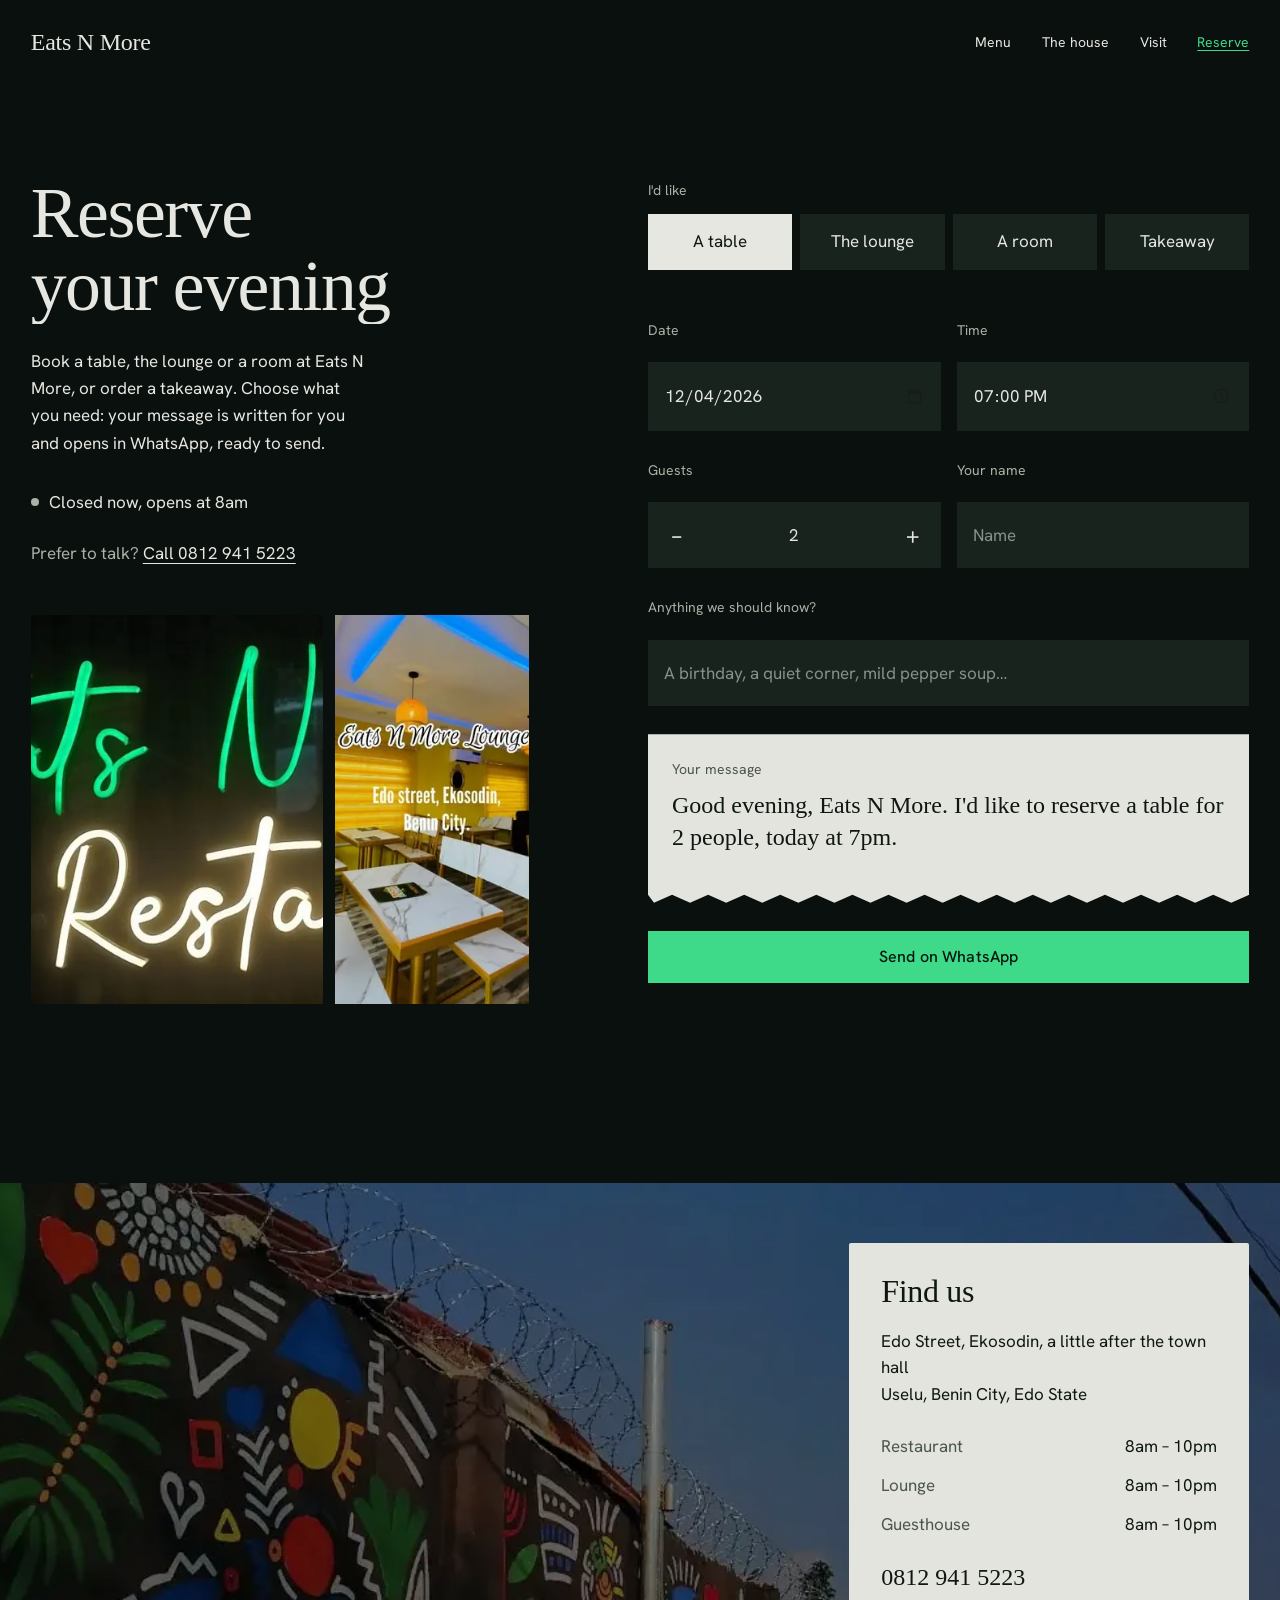
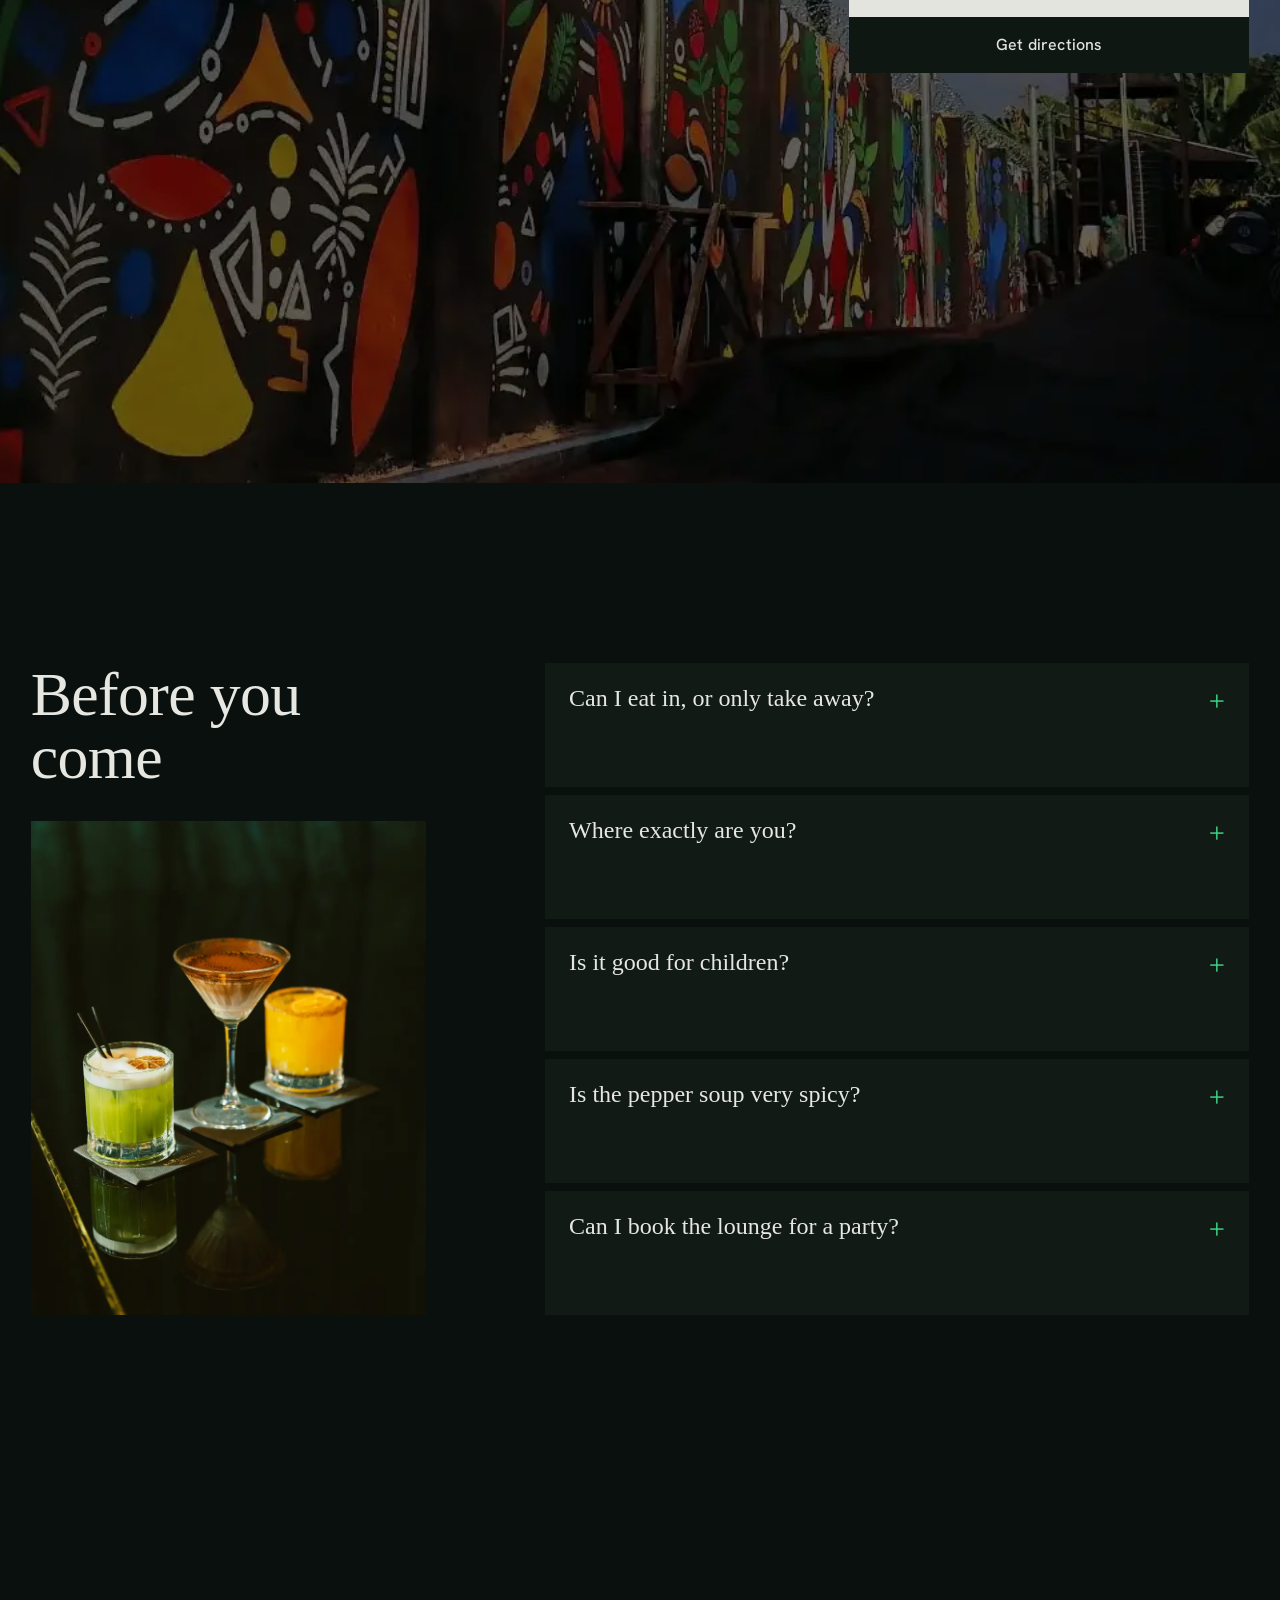
<file: reserve.html>
<!doctype html>
<html lang="en-NG">
<head>
  <meta charset="utf-8">
  <meta name="viewport" content="width=device-width, initial-scale=1, viewport-fit=cover">
  <title>Reserve and visit · Eats N More Restaurant &amp; Lounge, Benin City</title>
  <meta name="description" content="Reserve a table, the lounge or a room on WhatsApp, or order a takeaway. Edo Street, Ekosodin, Benin City. Open daily 8am to 10pm.">
  <meta name="theme-color" content="#0a100d">
  <meta name="format-detection" content="telephone=no, address=no, email=no">
  <link rel="canonical" href="https://mondayjohn918.github.io/eats-n-more/reserve.html">

  <meta property="og:type" content="restaurant.restaurant">
  <meta property="og:site_name" content="Eats N More Restaurant &amp; Lounge">
  <meta property="og:title" content="Reserve and visit · Eats N More Restaurant &amp; Lounge, Benin City">
  <meta property="og:description" content="Reserve a table, the lounge or a room on WhatsApp, or order a takeaway. Edo Street, Ekosodin, Benin City. Open daily 8am to 10pm.">
  <meta property="og:url" content="https://mondayjohn918.github.io/eats-n-more/reserve.html">
  <meta property="og:image" content="https://mondayjohn918.github.io/eats-n-more/assets/og-image.jpg">
  <meta property="og:image:width" content="1200">
  <meta property="og:image:height" content="630">
  <meta property="og:image:alt" content="The green neon Eats N More sign above the word Restaurant">
  <meta name="twitter:card" content="summary_large_image">
  <meta name="twitter:site" content="@eatsNmoreLounge">

  <link rel="icon" href="assets/favicon.png" type="image/png">
  <link rel="apple-touch-icon" href="assets/apple-touch-icon.png">

  <link rel="preconnect" href="https://fonts.googleapis.com">
  <link rel="preconnect" href="https://fonts.gstatic.com" crossorigin>
  <link rel="preconnect" href="https://api.fontshare.com">
  <link rel="preconnect" href="https://cdn.fontshare.com" crossorigin>
  <link href="https://fonts.googleapis.com/css2?family=Hanken+Grotesk:wght@400;500&display=swap" rel="stylesheet">
  <link href="https://api.fontshare.com/v2/css?f[]=zodiak@100,300&display=swap" rel="stylesheet">
  <link rel="stylesheet" href="assets/styles.css">

</head>
<body class="page-reserve">
  <a class="skip" href="#main">Skip to content</a>

  <header class="bar">
    <a class="wordmark" href="./" aria-label="Eats N More, home">Eats N More</a>
    <nav aria-label="Main">
      <ul>
        <li><a href="menu.html">Menu</a></li>
        <li class="hide-sm"><a href="the-house.html">The house</a></li>
        <li class="hide-sm"><a href="reserve.html#visit">Visit</a></li>
        <li><a href="reserve.html" class="bar-reserve" aria-current="page">Reserve</a></li>
      </ul>
    </nav>
    <button class="nav-toggle" type="button" aria-expanded="false" aria-controls="sheet" aria-label="Open the menu of pages">
      <span></span><span></span>
    </button>
  </header>

  <div class="sheet" id="sheet" hidden>
    <nav aria-label="All pages">
      <ol class="sheet-links" role="list">
        <li><a href="./">Home</a></li>
        <li><a href="menu.html">Menu</a></li>
        <li><a href="the-house.html">The house</a></li>
        <li><a href="reserve.html#visit">Visit</a></li>
        <li><a href="reserve.html">Reserve</a></li>
      </ol>
    </nav>
    <div class="sheet-foot">
      <p>Edo Street, Ekosodin, Benin City<br>Daily, 8am to 10pm</p>
      <p><a href="tel:+2348129415223">0812 941 5223</a></p>
    </div>
  </div>

  <main id="main">
    <section class="reserve reserve--page" id="reserve" aria-labelledby="reserve-title">
      <div class="r-intro">
        <h1 id="reserve-title" class="mask"><span class="line"><span>Reserve</span></span><span class="line"><span>your evening</span></span></h1>
        <p class="reveal">Book a table, the lounge or a room at Eats N More, or order a takeaway. Choose what you need: your message is written for you and opens in WhatsApp, ready to send.</p>
        <p class="status status--lg reveal" data-status><span class="dot" aria-hidden="true"></span><span data-status-text>Open daily, 8am to 10pm</span></p>
        <p class="r-call reveal">Prefer to talk? <a href="tel:+2348129415223">Call 0812 941 5223</a></p>
        <div class="r-pics">
          <figure class="reveal-pic"><img src="assets/img/own-neon.webp" alt="The green neon Eats N More sign" width="720" height="480" loading="lazy" decoding="async"></figure>
          <figure class="reveal-pic"><img src="assets/img/own-interior.webp" alt="Marble tables and gold chairs in the dining room" width="360" height="480" loading="lazy" decoding="async"></figure>
        </div>
      </div>

      <form class="r-form" id="r-form" action="https://wa.me/2348129415223" method="get" novalidate>
        <fieldset class="r-kind">
          <legend>I'd like</legend>
          <div class="r-opts">
            <label><input type="radio" name="kind" value="Table" checked><span>A table</span></label>
            <label><input type="radio" name="kind" value="Lounge"><span>The lounge</span></label>
            <label><input type="radio" name="kind" value="Room"><span>A room</span></label>
            <label><input type="radio" name="kind" value="Takeaway"><span>Takeaway</span></label>
          </div>
        </fieldset>

        <div class="r-row">
          <label class="field"><span data-date-label>Date</span><input type="date" name="date" required></label>
          <label class="field" data-time-wrap><span>Time</span><input type="time" name="time" value="19:00" min="08:00" max="22:00" step="900"></label>
        </div>

        <div class="r-row">
          <div class="field" data-guests-wrap>
            <span id="guests-label">Guests</span>
            <div class="stepper" role="group" aria-labelledby="guests-label">
              <button type="button" data-step="-1" aria-label="One fewer">−</button>
              <output name="guests" data-guests aria-live="polite">2</output>
              <button type="button" data-step="1" aria-label="One more">+</button>
            </div>
          </div>
          <label class="field"><span>Your name</span><input type="text" name="name" autocomplete="name" placeholder="Name"></label>
        </div>

        <label class="field"><span>Anything we should know?</span><input type="text" name="note" placeholder="A birthday, a quiet corner, mild pepper soup…"></label>

        <div class="slip" aria-live="polite">
          <p class="slip-head">Your message</p>
          <p class="slip-text" data-slip>Good evening, Eats N More. I'd like to reserve a table for 2.</p>
        </div>

        <div class="r-actions">
          <button class="btn btn--wide" type="submit">Send on WhatsApp</button>
        </div>
      </form>
    </section>

    <section class="visit" id="visit" aria-labelledby="visit-title">
      <picture class="v-media">
        <source media="(max-width: 760px)" srcset="assets/img/visit-mural-p.webp">
        <img src="assets/img/visit-mural-l.webp" alt="The painted mural wall outside Eats N More" width="1080" height="675" loading="lazy" decoding="async">
      </picture>
      <div class="v-card reveal">
        <h2 id="visit-title">Find us</h2>
        <address>Edo Street, Ekosodin, a little after the town hall<br>Uselu, Benin City, Edo State</address>
        <dl class="hours">
          <div><dt>Restaurant</dt><dd>8am – 10pm</dd></div>
          <div><dt>Lounge</dt><dd>8am – 10pm</dd></div>
          <div><dt>Guesthouse</dt><dd>8am – 10pm</dd></div>
        </dl>
        <p class="v-phone"><a href="tel:+2348129415223">0812 941 5223</a></p>
        <a class="btn btn--wide btn--dark" href="https://www.google.com/maps/search/?api=1&amp;query=EATS%20N%20MORE%20LOUNGE%2C%20CJ5F%2BWC%20Uselu%2C%20Benin%20City" target="_blank" rel="noopener">Get directions</a>
      </div>
    </section>

    <section class="faq" aria-labelledby="faq-title">
      <div class="faq-head">
        <h2 id="faq-title" class="reveal">Before you come</h2>
        <figure class="reveal-pic"><img src="assets/img/st-cocktails.webp" alt="Three cocktails on a dark table" width="820" height="1025" loading="lazy" decoding="async"></figure>
      </div>
      <div class="faq-list">
        <details class="reveal">
          <summary>Can I eat in, or only take away?</summary>
          <p>Both. Sit down in the restaurant or the lounge, or order to take home.</p>
        </details>
        <details class="reveal">
          <summary>Where exactly are you?</summary>
          <p>On Edo Street in Ekosodin, a little after the town hall, near the University of Benin. Look for the painted mural wall and the green neon sign.</p>
        </details>
        <details class="reveal">
          <summary>Is it good for children?</summary>
          <p>Yes. Families eat with us, and there is ice cream for the end of the meal.</p>
        </details>
        <details class="reveal">
          <summary>Is the pepper soup very spicy?</summary>
          <p>It is cooked properly hot. Tell us when you order and we will make it milder.</p>
        </details>
        <details class="reveal">
          <summary>Can I book the lounge for a party?</summary>
          <p>Yes. Choose "The lounge" above, tell us the date and how many guests, and add a note about the occasion.</p>
        </details>
      </div>
    </section>
  </main>

  <footer class="foot">
    <div class="f-cols">
      <div>
        <p class="f-first">Visit</p>
        <p>Edo Street, Ekosodin</p>
        <p>Benin City, Edo State</p>
        <p>Daily, 8am to 10pm</p>
      </div>
      <div>
        <p class="f-first">Explore</p>
        <p><a href="menu.html">The menu</a></p>
        <p><a href="the-house.html">The house</a></p>
        <p><a href="reserve.html">Reserve</a></p>
      </div>
      <div>
        <p class="f-first">Follow</p>
        <p><a href="https://www.instagram.com/eatsnmore_restaurantand_lounge/" target="_blank" rel="noopener">Instagram</a></p>
        <p><a href="https://x.com/eatsNmoreLounge" target="_blank" rel="noopener">X</a></p>
      </div>
      <div>
        <p class="f-first">Talk to us</p>
        <p><a href="tel:+2348129415223">0812 941 5223</a></p>
        <p><a href="https://wa.me/2348129415223" target="_blank" rel="noopener">WhatsApp</a></p>
      </div>
    </div>
    <div class="f-mark">
      <img class="f-logo" src="assets/img/logo.webp" alt="Eats N More logo" width="240" height="240" loading="lazy">
      <svg class="f-word" viewBox="0 0 1000 160" role="img" aria-label="Eats N More"><text x="0" y="136" textLength="1000" lengthAdjust="spacingAndGlyphs">Eats N More</text></svg>
      <p class="f-legal">© <span data-year>2026</span> Eats N More Restaurant &amp; Lounge. Photographs by Eats N More, with atmosphere photography from Unsplash and Pexels.</p>
    </div>
  </footer>

  <div class="dock" aria-label="Quick contact">
    <a href="tel:+2348129415223">Call</a>
    <a href="https://wa.me/2348129415223?text=Good%20day%2C%20Eats%20N%20More." target="_blank" rel="noopener" class="dock-wa">WhatsApp</a>
  </div>

  <script src="assets/main.js" defer></script>
</body>
</html>
</file>
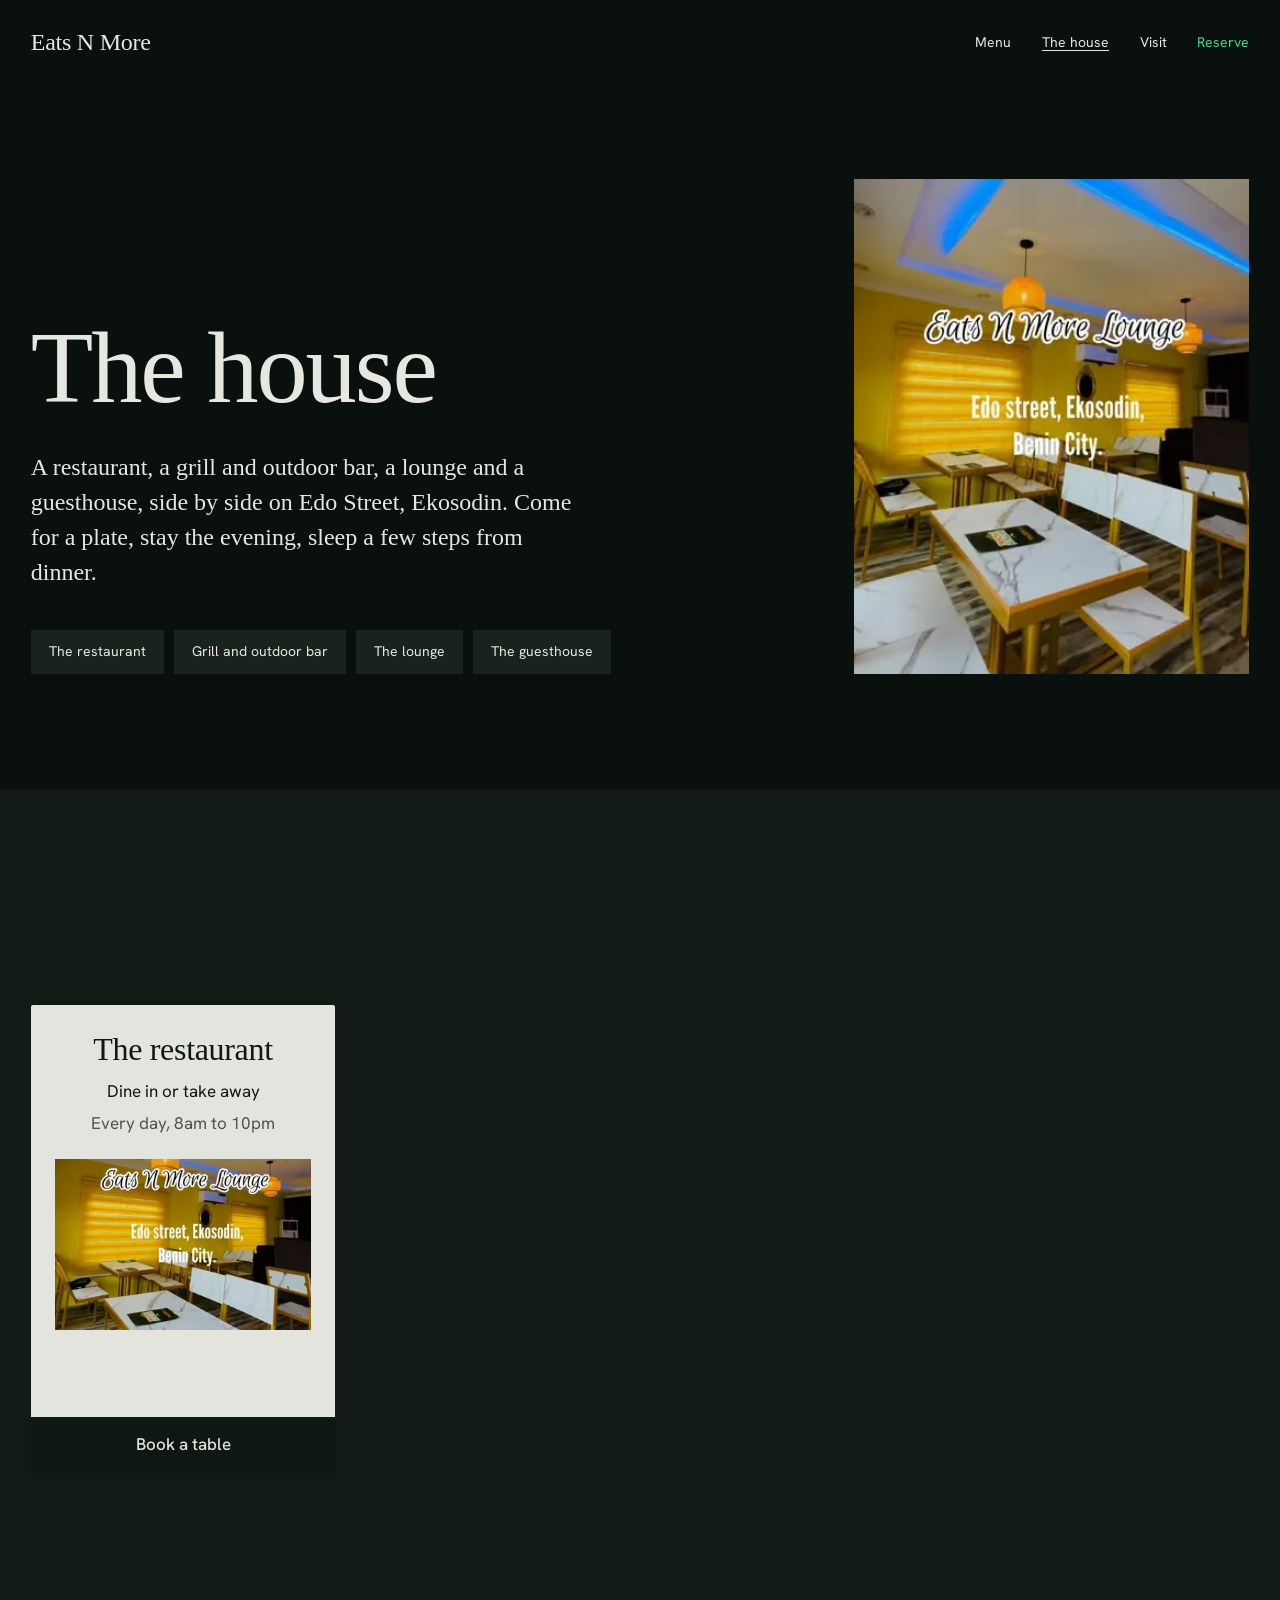
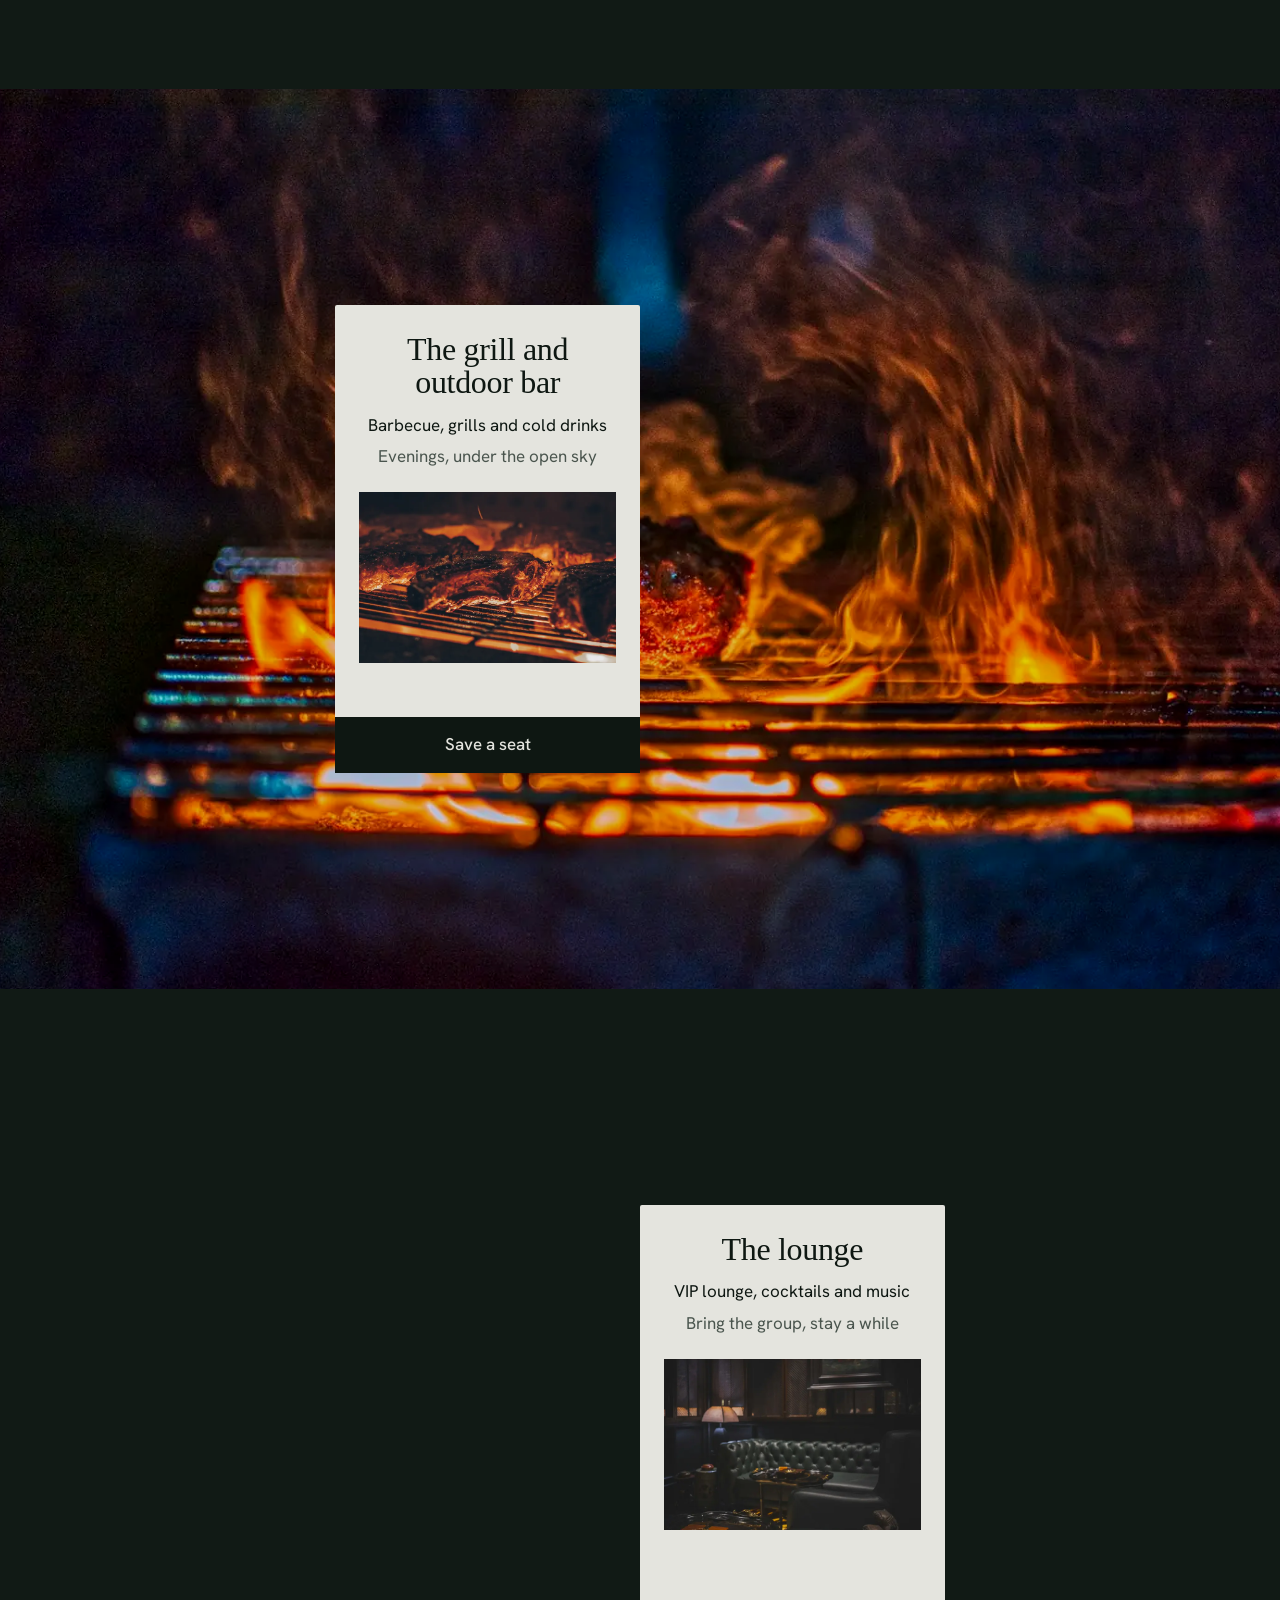
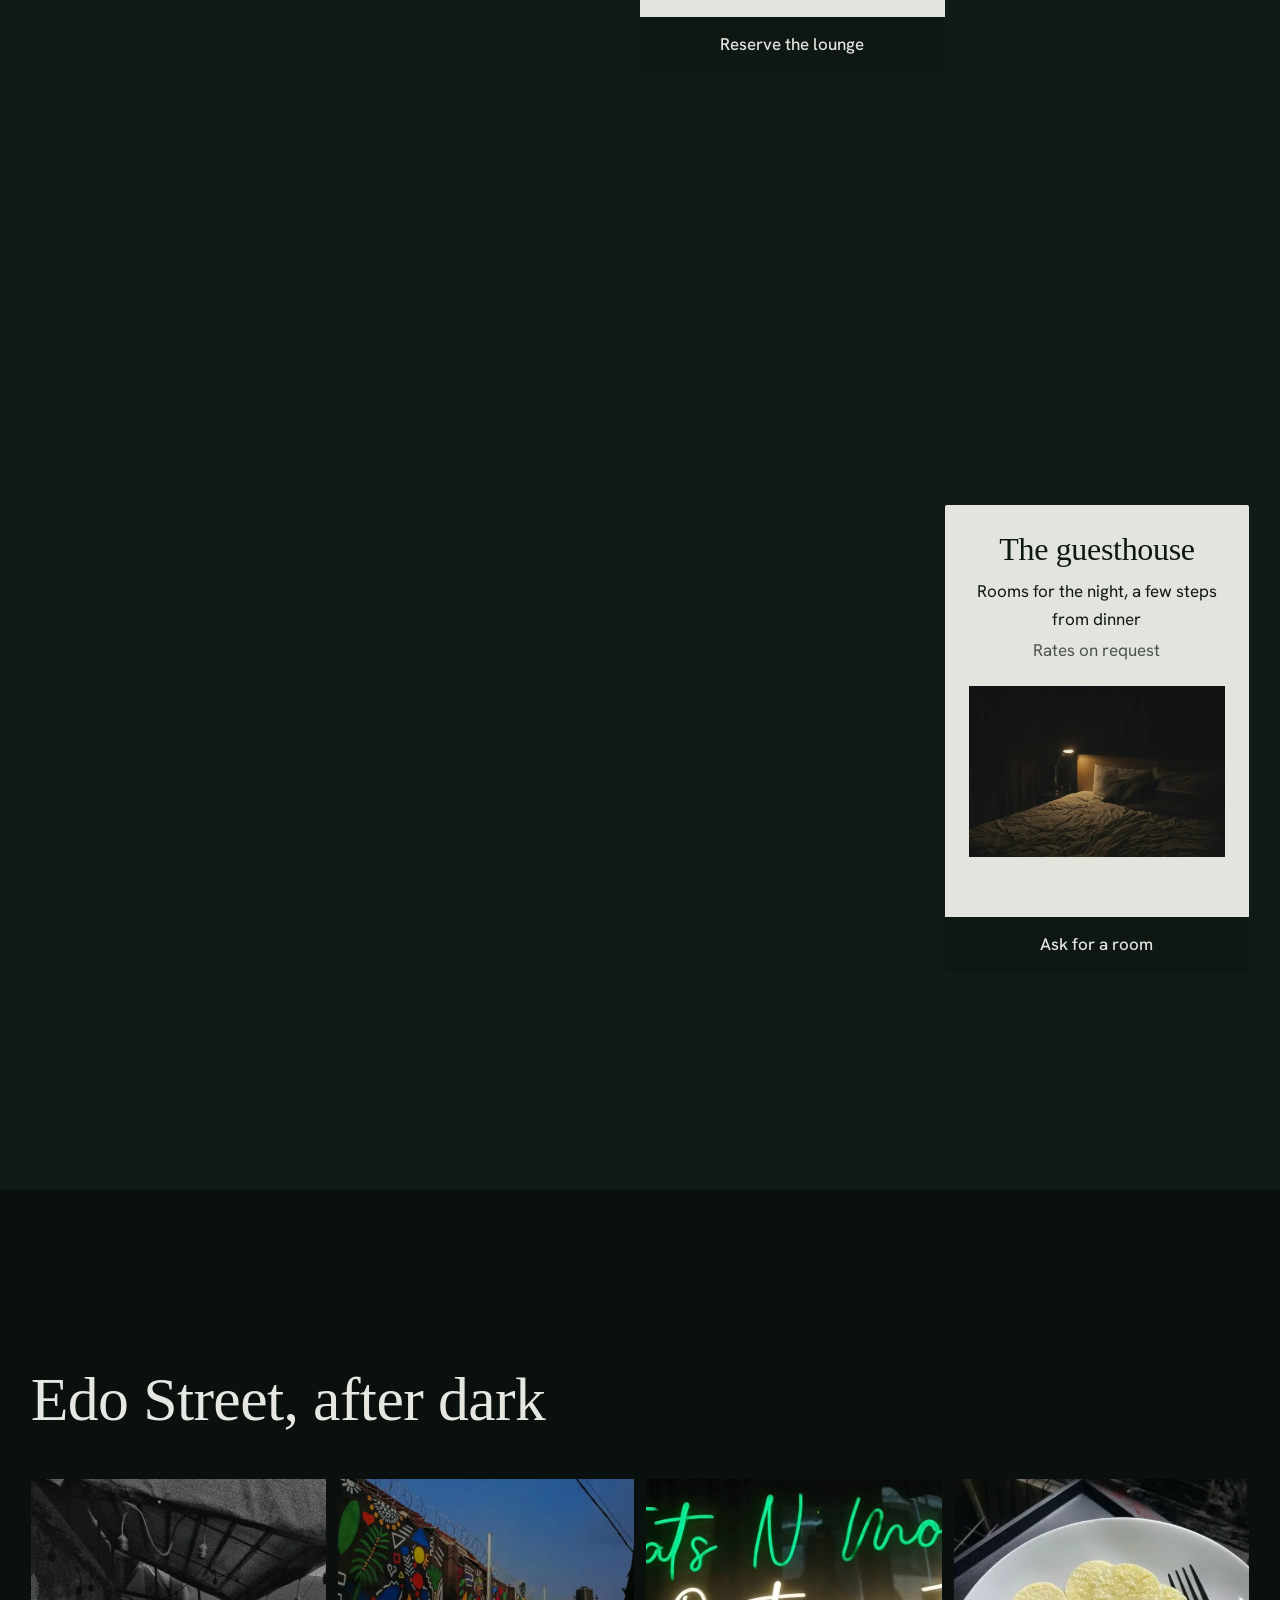
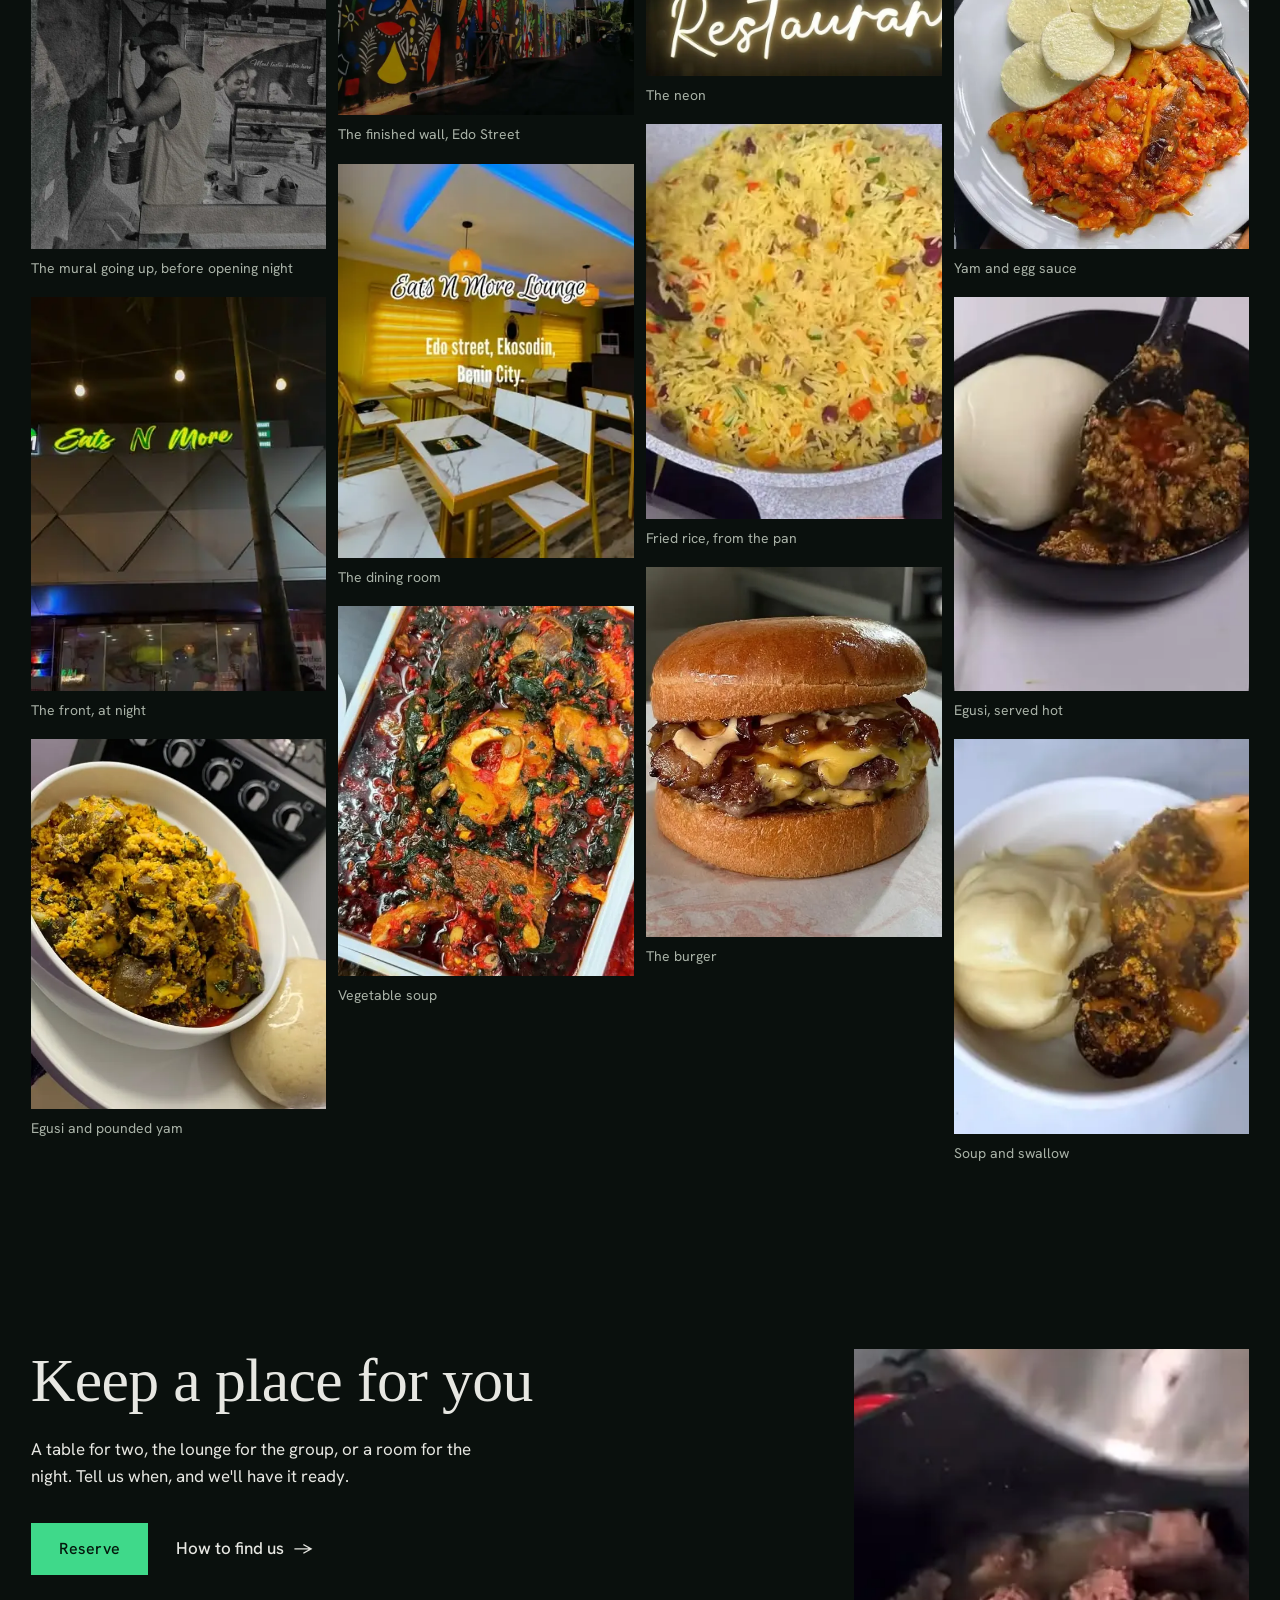
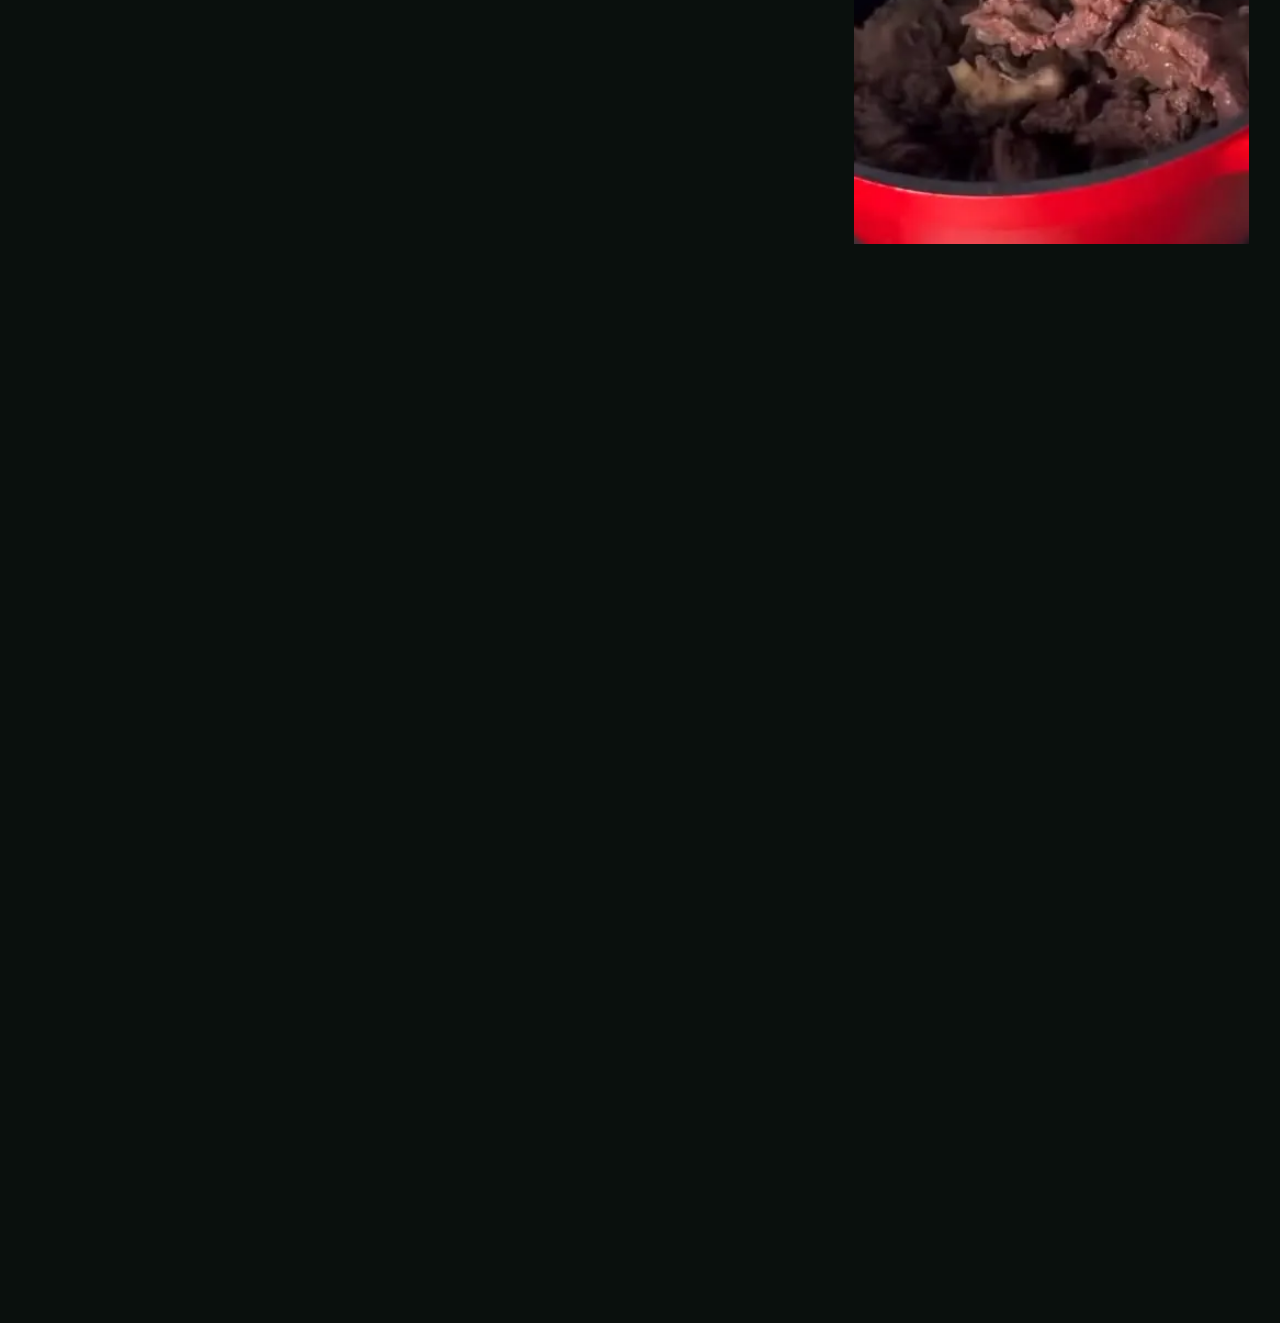
<file: the-house.html>
<!doctype html>
<html lang="en-NG">
<head>
  <meta charset="utf-8">
  <meta name="viewport" content="width=device-width, initial-scale=1, viewport-fit=cover">
  <title>The house · Eats N More Restaurant &amp; Lounge, Benin City</title>
  <meta name="description" content="A restaurant, grill and outdoor bar, VIP lounge and guesthouse under one roof on Edo Street, Ekosodin, Benin City.">
  <meta name="theme-color" content="#0a100d">
  <meta name="format-detection" content="telephone=no, address=no, email=no">
  <link rel="canonical" href="https://mondayjohn918.github.io/eats-n-more/the-house.html">

  <meta property="og:type" content="restaurant.restaurant">
  <meta property="og:site_name" content="Eats N More Restaurant &amp; Lounge">
  <meta property="og:title" content="The house · Eats N More Restaurant &amp; Lounge, Benin City">
  <meta property="og:description" content="A restaurant, grill and outdoor bar, VIP lounge and guesthouse under one roof on Edo Street, Ekosodin, Benin City.">
  <meta property="og:url" content="https://mondayjohn918.github.io/eats-n-more/the-house.html">
  <meta property="og:image" content="https://mondayjohn918.github.io/eats-n-more/assets/og-image.jpg">
  <meta property="og:image:width" content="1200">
  <meta property="og:image:height" content="630">
  <meta property="og:image:alt" content="The green neon Eats N More sign above the word Restaurant">
  <meta name="twitter:card" content="summary_large_image">
  <meta name="twitter:site" content="@eatsNmoreLounge">

  <link rel="icon" href="assets/favicon.png" type="image/png">
  <link rel="apple-touch-icon" href="assets/apple-touch-icon.png">

  <link rel="preconnect" href="https://fonts.googleapis.com">
  <link rel="preconnect" href="https://fonts.gstatic.com" crossorigin>
  <link rel="preconnect" href="https://api.fontshare.com">
  <link rel="preconnect" href="https://cdn.fontshare.com" crossorigin>
  <link href="https://fonts.googleapis.com/css2?family=Hanken+Grotesk:wght@400;500&display=swap" rel="stylesheet">
  <link href="https://api.fontshare.com/v2/css?f[]=zodiak@100,300&display=swap" rel="stylesheet">
  <link rel="stylesheet" href="assets/styles.css">

</head>
<body class="page-house">
  <a class="skip" href="#main">Skip to content</a>

  <header class="bar">
    <a class="wordmark" href="./" aria-label="Eats N More, home">Eats N More</a>
    <nav aria-label="Main">
      <ul>
        <li><a href="menu.html">Menu</a></li>
        <li class="hide-sm"><a href="the-house.html" aria-current="page">The house</a></li>
        <li class="hide-sm"><a href="reserve.html#visit">Visit</a></li>
        <li><a href="reserve.html" class="bar-reserve">Reserve</a></li>
      </ul>
    </nav>
    <button class="nav-toggle" type="button" aria-expanded="false" aria-controls="sheet" aria-label="Open the menu of pages">
      <span></span><span></span>
    </button>
  </header>

  <div class="sheet" id="sheet" hidden>
    <nav aria-label="All pages">
      <ol class="sheet-links" role="list">
        <li><a href="./">Home</a></li>
        <li><a href="menu.html">Menu</a></li>
        <li><a href="the-house.html">The house</a></li>
        <li><a href="reserve.html#visit">Visit</a></li>
        <li><a href="reserve.html">Reserve</a></li>
      </ol>
    </nav>
    <div class="sheet-foot">
      <p>Edo Street, Ekosodin, Benin City<br>Daily, 8am to 10pm</p>
      <p><a href="tel:+2348129415223">0812 941 5223</a></p>
    </div>
  </div>

  <main id="main">
    <section class="page-head" aria-labelledby="house-title">
      <div class="ph-text">
        <h1 id="house-title" class="mask"><span class="line"><span>The house</span></span></h1>
        <p class="ph-sub reveal">A restaurant, a grill and outdoor bar, a lounge and a guesthouse, side by side on Edo Street, Ekosodin. Come for a plate, stay the evening, sleep a few steps from dinner.</p>
        <nav class="ph-jump reveal" aria-label="Rooms">
          <a href="#restaurant">The restaurant</a>
          <a href="#grill">Grill and outdoor bar</a>
          <a href="#lounge">The lounge</a>
          <a href="#guesthouse">The guesthouse</a>
        </nav>
      </div>
      <figure class="ph-pic reveal-pic">
        <img src="assets/img/own-interior.webp" alt="The dining room: yellow walls, marble tables and gold chairs under a blue-lit ceiling" width="360" height="480" decoding="async">
      </figure>
    </section>

    <section class="house" aria-label="Rooms of the house">
      <article class="frame-bleed" id="restaurant" style="--col:1">
        <picture class="fb-media">
          <source media="(max-width: 760px)" srcset="assets/img/bg-kitchen-p.webp">
          <img src="assets/img/bg-kitchen-l.webp" alt="" width="1680" height="1050" loading="lazy" decoding="async">
        </picture>
        <div class="card reveal">
          <h2>The restaurant</h2>
          <p class="card-line">Dine in or take away</p>
          <p class="card-fact">Every day, 8am to 10pm</p>
          <img class="card-pic" src="assets/img/own-interior.webp" alt="Marble tables and gold chairs in the dining room" width="360" height="480" loading="lazy" decoding="async">
          <a class="card-btn" href="reserve.html?kind=Table">Book a table</a>
        </div>
      </article>

      <article class="frame-bleed" id="grill" style="--col:2">
        <div class="fb-media">
          <img class="fb-poster" src="assets/img/bg-grill-l.webp" alt="" width="1680" height="1050" loading="lazy" decoding="async">
          <video class="fb-video" muted loop playsinline preload="none" aria-hidden="true" poster="assets/img/bg-grill-l.webp"
                 data-src-sm="assets/video/grill-640.mp4" data-src-lg="assets/video/grill-960.mp4"></video>
        </div>
        <div class="card reveal">
          <h2>The grill and outdoor bar</h2>
          <p class="card-line">Barbecue, grills and cold drinks</p>
          <p class="card-fact">Evenings, under the open sky</p>
          <img class="card-pic" src="assets/img/st-grill.webp" alt="Meat on a charcoal grill" width="820" height="547" loading="lazy" decoding="async">
          <a class="card-btn" href="reserve.html?kind=Table">Save a seat</a>
        </div>
      </article>

      <article class="frame-bleed" id="lounge" style="--col:3">
        <picture class="fb-media">
          <source media="(max-width: 760px)" srcset="assets/img/bg-lounge-p.webp">
          <img src="assets/img/bg-lounge-l.webp" alt="" width="1680" height="1050" loading="lazy" decoding="async">
        </picture>
        <div class="card reveal">
          <h2>The lounge</h2>
          <p class="card-line">VIP lounge, cocktails and music</p>
          <p class="card-fact">Bring the group, stay a while</p>
          <img class="card-pic" src="assets/img/st-sofa.webp" alt="Deep green leather seating in a dim lounge" width="820" height="1093" loading="lazy" decoding="async">
          <a class="card-btn" href="reserve.html?kind=Lounge">Reserve the lounge</a>
        </div>
      </article>

      <article class="frame-bleed" id="guesthouse" style="--col:4">
        <picture class="fb-media">
          <source media="(max-width: 760px)" srcset="assets/img/bg-room-p.webp">
          <img src="assets/img/bg-room-l.webp" alt="" width="1680" height="1050" loading="lazy" decoding="async">
        </picture>
        <div class="card reveal">
          <h2>The guesthouse</h2>
          <p class="card-line">Rooms for the night, a few steps from dinner</p>
          <!-- PLACEHOLDER: room rate -->
          <p class="card-fact">Rates on request</p>
          <img class="card-pic" src="assets/img/st-bed.webp" alt="A made bed under a reading lamp" width="820" height="547" loading="lazy" decoding="async">
          <a class="card-btn" href="reserve.html?kind=Room">Ask for a room</a>
        </div>
      </article>
    </section>

    <section class="gallery" aria-labelledby="gallery-title">
      <h2 id="gallery-title" class="reveal">Edo Street, after dark</h2>
      <div class="wall">
        <figure class="reveal-pic"><img src="assets/img/own-painter.webp" alt="An artist painting the outside wall before opening" width="720" height="900" loading="lazy" decoding="async"><figcaption>The mural going up, before opening night</figcaption></figure>
        <figure class="reveal-pic"><img src="assets/img/own-sign-night.webp" alt="The lit Eats N More sign on the building front at night" width="360" height="480" loading="lazy" decoding="async"><figcaption>The front, at night</figcaption></figure>
        <figure class="reveal-pic"><img src="assets/img/own-egusi.webp" alt="A bowl of egusi soup with assorted meat beside pounded yam" width="512" height="640" loading="lazy" decoding="async"><figcaption>Egusi and pounded yam</figcaption></figure>
        <figure class="reveal-pic"><img src="assets/img/own-mural.webp" alt="The finished mural wall in bold African patterns" width="720" height="576" loading="lazy" decoding="async"><figcaption>The finished wall, Edo Street</figcaption></figure>
        <figure class="reveal-pic"><img src="assets/img/own-interior.webp" alt="Marble tables and gold chairs in the dining room" width="360" height="480" loading="lazy" decoding="async"><figcaption>The dining room</figcaption></figure>
        <figure class="reveal-pic"><img src="assets/img/own-vegsoup.webp" alt="Vegetable soup with fish and meat" width="512" height="640" loading="lazy" decoding="async"><figcaption>Vegetable soup</figcaption></figure>
        <figure class="reveal-pic"><img src="assets/img/own-neon.webp" alt="Green neon script reading Eats N More over the word Restaurant" width="720" height="480" loading="lazy" decoding="async"><figcaption>The neon</figcaption></figure>
        <figure class="reveal-pic"><img src="assets/img/own-friedrice.webp" alt="A pan of fried rice with carrots and green beans" width="360" height="480" loading="lazy" decoding="async"><figcaption>Fried rice, from the pan</figcaption></figure>
        <figure class="reveal-pic"><img src="assets/img/own-burger.webp" alt="A stacked burger with melted cheese" width="512" height="640" loading="lazy" decoding="async"><figcaption>The burger</figcaption></figure>
        <figure class="reveal-pic"><img src="assets/img/own-yam.webp" alt="Boiled yam with egg sauce on a white plate" width="512" height="640" loading="lazy" decoding="async"><figcaption>Yam and egg sauce</figcaption></figure>
        <figure class="reveal-pic"><img src="assets/img/own-egusi-bowl.webp" alt="A black bowl of egusi soup beside pounded yam" width="360" height="480" loading="lazy" decoding="async"><figcaption>Egusi, served hot</figcaption></figure>
        <figure class="reveal-pic"><img src="assets/img/own-swallow.webp" alt="Soup and swallow from the kitchen" width="360" height="480" loading="lazy" decoding="async"><figcaption>Soup and swallow</figcaption></figure>
      </div>
    </section>

    <section class="cta-band" aria-labelledby="cta-title">
      <h2 id="cta-title" class="reveal">Keep a place for you</h2>
      <p class="reveal">A table for two, the lounge for the group, or a room for the night. Tell us when, and we'll have it ready.</p>
      <figure class="cta-pic reveal-pic"><img src="assets/img/own-pot.webp" alt="Meat simmering in a pot in the Eats N More kitchen" width="360" height="480" loading="lazy" decoding="async"></figure>
      <div class="cta-actions reveal">
        <a class="btn" href="reserve.html">Reserve</a>
        <a class="link-arrow" href="reserve.html#visit">How to find us</a>
      </div>
    </section>
  </main>

  <footer class="foot">
    <div class="f-cols">
      <div>
        <p class="f-first">Visit</p>
        <p>Edo Street, Ekosodin</p>
        <p>Benin City, Edo State</p>
        <p>Daily, 8am to 10pm</p>
      </div>
      <div>
        <p class="f-first">Explore</p>
        <p><a href="menu.html">The menu</a></p>
        <p><a href="the-house.html">The house</a></p>
        <p><a href="reserve.html">Reserve</a></p>
      </div>
      <div>
        <p class="f-first">Follow</p>
        <p><a href="https://www.instagram.com/eatsnmore_restaurantand_lounge/" target="_blank" rel="noopener">Instagram</a></p>
        <p><a href="https://x.com/eatsNmoreLounge" target="_blank" rel="noopener">X</a></p>
      </div>
      <div>
        <p class="f-first">Talk to us</p>
        <p><a href="tel:+2348129415223">0812 941 5223</a></p>
        <p><a href="https://wa.me/2348129415223" target="_blank" rel="noopener">WhatsApp</a></p>
      </div>
    </div>
    <div class="f-mark">
      <img class="f-logo" src="assets/img/logo.webp" alt="Eats N More logo" width="240" height="240" loading="lazy">
      <svg class="f-word" viewBox="0 0 1000 160" role="img" aria-label="Eats N More"><text x="0" y="136" textLength="1000" lengthAdjust="spacingAndGlyphs">Eats N More</text></svg>
      <p class="f-legal">© <span data-year>2026</span> Eats N More Restaurant &amp; Lounge. Photographs by Eats N More, with atmosphere photography from Unsplash and Pexels.</p>
    </div>
  </footer>

  <div class="dock" aria-label="Quick contact">
    <a href="tel:+2348129415223">Call</a>
    <a href="https://wa.me/2348129415223?text=Good%20day%2C%20Eats%20N%20More." target="_blank" rel="noopener" class="dock-wa">WhatsApp</a>
  </div>

  <script src="assets/main.js" defer></script>
</body>
</html>
</file>
<file: assets/styles.css>
/* Eats N More: "the dark room". One green-black field; the photographs are the light. */

:root {
  --bg: #0a100d;
  --surface: #111a15;
  --surface-2: #18231d;
  --ink: #e7e7e2;
  --muted: #a9b2a7;
  --accent: #3fd98a;      /* the neon on the sign */
  --on-accent: #04170c;
  --amber: #e7ad5c;       /* the logo's orange, warmed */
  --paper: #e4e4de;
  --paper-ink: #0e1712;
  --paper-muted: #4a554e;

  --display: "Zodiak", "Times New Roman", serif;
  --text: "Hanken Grotesk", system-ui, sans-serif;

  --step-small: 0.875rem;
  --step-body: 1.0625rem;
  --step-lead: 1.5rem;
  --step-statement: clamp(1.5rem, 2.5vw, 2.25rem);
  --step-head: clamp(2.25rem, 1.3rem + 3.2vw, 4rem);
  --step-display: clamp(2.6rem, 5.4vw, 5rem);

  --m: clamp(16px, 2.4vw, 36px);          /* the page's one pair of margins */
  --gap: clamp(112px, 14vw, 200px);       /* between sections */
  --ease-out: cubic-bezier(0.23, 1, 0.32, 1);
  --ease-io: cubic-bezier(0.77, 0, 0.175, 1);
  --radius: 0px;
}

*, *::before, *::after { box-sizing: border-box; }
html { -webkit-text-size-adjust: 100%; text-size-adjust: 100%; scroll-behavior: smooth; -webkit-tap-highlight-color: transparent; }
@supports not (overflow-x: clip) { body { overflow-x: hidden; } }
@media (prefers-reduced-motion: reduce) { html { scroll-behavior: auto; } }
body {
  margin: 0;
  background: var(--bg);
  color: var(--ink);
  font: 400 var(--step-body)/1.6 var(--text);
  -webkit-font-smoothing: antialiased;
  text-rendering: optimizeLegibility;
  overflow-x: clip;
}
img, video, svg { display: block; max-width: 100%; }
img { height: auto; }
a { color: inherit; text-decoration-thickness: 1px; text-underline-offset: 0.22em; }
h1, h2, h3, p, figure, ol, dl, dd { margin: 0; }
h1, h2, h3 { font-family: var(--display); font-weight: 300; letter-spacing: -0.01em; line-height: 1.02; }
button, input { font: inherit; color: inherit; }
button, input, summary { -webkit-appearance: none; appearance: none; border-radius: 0; }
input[type="radio"] { -webkit-appearance: radio; appearance: auto; }
a[href^="tel"] { color: inherit; }
::selection { background: var(--accent); color: var(--on-accent); }
:focus-visible { outline: 2px solid var(--accent); outline-offset: 3px; }

.sr-only { position: absolute; width: 1px; height: 1px; overflow: hidden; clip: rect(0 0 0 0); white-space: nowrap; }
.skip { position: absolute; left: var(--m); top: -60px; z-index: 50; background: var(--accent); color: var(--on-accent); padding: 10px 16px; }
.skip:focus { top: 12px; }

/* ---------- buttons ---------- */
.btn {
  display: inline-flex; align-items: center; justify-content: center;
  min-height: 52px; padding: 0 28px;
  background: var(--accent); color: var(--on-accent);
  border: 0; border-radius: var(--radius);
  font: 500 1rem/1 var(--text); letter-spacing: 0.01em;
  text-decoration: none; cursor: pointer;
  transition: transform 160ms var(--ease-out), background-color 220ms ease;
}
@media (hover: hover) and (pointer: fine) { .btn:hover { background: #5fe7a0; } .btn--dark:hover { background: #1d2b23; } }
.btn:active { transform: scale(0.97); }
.btn--wide { width: 100%; }
.btn--dark { background: var(--paper-ink); color: var(--paper); }

/* ---------- top bar ---------- */
.bar {
  position: absolute; inset: 0 0 auto 0; z-index: 20;
  display: flex; justify-content: space-between; align-items: center;
  padding: 28px var(--m);
}
.wordmark { font: 300 var(--step-lead)/1 var(--display); text-decoration: none; letter-spacing: -0.01em; }
.bar ul { display: flex; gap: clamp(18px, 2.4vw, 36px); list-style: none; margin: 0; padding: 0; }
.bar a:not(.wordmark) { font-size: var(--step-small); padding: 6px 0; text-decoration: underline; text-decoration-color: transparent; transition: text-decoration-color 260ms ease, opacity 200ms ease; }
.bar a:not(.wordmark):hover, .bar a:not(.wordmark):focus-visible { text-decoration-color: currentColor; }
.bar-reserve { color: var(--accent); }
.bar a[aria-current="page"] { text-decoration-color: currentColor; }

/* ---------- hero: ring of frames ---------- */
.hero {
  position: relative; min-height: 100svh; min-height: max(100svh, 680px);
  display: grid; place-items: center; overflow: hidden; isolation: isolate;
}
.ring { position: absolute; inset: 0; z-index: 0; }
.frame {
  --scale: 0.0694vw;                       /* 1px at a 1440px-wide screen */
  position: absolute;
  left: calc(50% + 39% * var(--c));
  top: calc(50% + 35% * var(--s));
  width: calc(var(--w) * var(--scale));
  transform: translate(-50%, -50%) rotate(var(--r));
  transition: opacity 400ms ease, filter 400ms ease;
  filter: brightness(0.82) saturate(0.95);
}
.frame img { width: 100%; transition: transform 500ms var(--ease-out); }
/* turning ring: script places each photo with a transform from the hero's top-left corner */
.ring--live .frame { left: 0 !important; top: 0 !important; will-change: transform; transform-origin: 50% 50%; }
.ring--live .frame[hidden] { display: none; }
.ring--live .frame:hover, .ring--live .frame:focus-visible { z-index: 50 !important; }
@media (hover: hover) and (pointer: fine) { .frame:hover img { transform: scale(1.06); } }
.frame:focus-visible img { transform: scale(1.06); }
.ring:has(.frame:hover, .frame:focus-visible) .frame { opacity: 0.45; }
.ring .frame:hover, .ring .frame:focus-visible { opacity: 1; filter: none; z-index: 2; }

.core {
  position: relative; z-index: 1;
  width: min(620px, calc(100% - 2 * var(--m)));
  text-align: center;
  display: grid; justify-items: center;
}
.hero h1 {
  font-weight: 100; font-size: var(--step-display); line-height: 0.95;
  text-transform: uppercase; letter-spacing: -0.01em;
}
.mask .line { display: block; overflow: hidden; padding-bottom: 0.06em; }
.mask .line > span { display: block; }
.core-sub { margin-top: 24px; max-width: 46ch; font-size: var(--step-body); min-height: 3.3em; color: var(--ink); }
.core-sub .core-caption { font-family: var(--display); font-size: var(--step-lead); font-weight: 300; }
.core-actions { margin-top: 24px; display: grid; justify-items: center; gap: 16px; }

.status { display: inline-flex; align-items: center; gap: 10px; font-size: var(--step-small); color: var(--muted); }
.status .dot { width: 8px; height: 8px; border-radius: 50%; background: var(--muted); }
.status.is-open .dot { background: var(--accent); }
.status.is-soon .dot { background: var(--amber); }
.status--lg { font-size: var(--step-body); color: var(--ink); }

/* ---------- intro: staircase ---------- */
.intro {
  position: relative; min-height: 100svh;
  display: grid; grid-template-columns: repeat(12, 1fr); column-gap: 16px;
  align-content: center; padding: var(--gap) var(--m) 0;
}
.stairs {
  grid-column: 1 / 9; align-self: start;
  font: 300 var(--step-statement)/1.25 var(--display); letter-spacing: -0.01em;
}
.stairs .step { display: block; white-space: nowrap; }
.stairs .step:nth-child(1) { padding-left: 0; }
.stairs .step:nth-child(2) { padding-left: 7vw; color: var(--muted); }
.stairs .step:nth-child(3) { padding-left: 14vw; }
.stairs .step:nth-child(4) { padding-left: 21vw; color: var(--muted); }
.stairs .step:nth-child(5) { padding-left: 28vw; }
.intro-pics { grid-column: 9 / 13; display: grid; gap: 16px; align-self: start; }
.intro-pics img { width: 100%; aspect-ratio: 4 / 3; object-fit: cover; }
.intro-note { grid-column: 1 / 7; margin-top: 64px; font-size: var(--step-body); color: var(--muted); }

/* ---------- kitchen: sticky photo + list ---------- */
.kitchen {
  display: grid; grid-template-columns: repeat(12, 1fr); column-gap: 16px;
  padding: var(--gap) var(--m) 0;
}
.k-photo { grid-column: 1 / 6; position: sticky; top: 12vh; align-self: start; aspect-ratio: 4 / 5; }
.k-photo img {
  position: absolute; inset: 0; width: 100%; height: 100%; object-fit: cover;
  opacity: 0; transform: scale(1.04);
  transition: opacity 420ms ease, transform 900ms var(--ease-out);
}
.k-photo img.is-on { opacity: 1; transform: none; }
.k-list { grid-column: 7 / 12; }
.kitchen--flip .k-photo { grid-column: 8 / 13; grid-row: 1; }
.kitchen--flip .k-list { grid-column: 2 / 7; grid-row: 1; }
.page-menu .kitchen { padding-top: clamp(96px, 10vw, 150px); }
.page-menu .k-photo { aspect-ratio: 4 / 4.6; }
.kitchen h2 { font-size: var(--step-head); }
.k-lead { margin: 24px 0 48px; max-width: 36ch; }
.dishes { list-style: none; padding: 0; }
.dish button {
  width: 100%; min-height: 64px; padding: 14px 0;
  display: flex; justify-content: space-between; align-items: baseline; gap: 24px;
  background: none; border: 0; cursor: pointer; text-align: left;
  color: var(--muted); transition: color 260ms ease;
}
.d-name { font: 300 var(--step-lead)/1.2 var(--display); transition: transform 360ms var(--ease-out); }
.d-price { font-size: var(--step-small); font-variant-numeric: tabular-nums; white-space: nowrap; }
.dish.is-on button { color: var(--ink); }
@media (hover: hover) and (pointer: fine) { .dish button:hover { color: var(--ink); } }
.dish.is-on .d-name { transform: translateX(10px); }
.dish.is-on .d-price { color: var(--accent); }
.d-desc {
  max-width: 38ch; font-size: var(--step-body); color: var(--ink);
  overflow: hidden; opacity: 0; transform: translateY(-4px);
  transition: opacity 260ms ease, transform 300ms var(--ease-out), margin 300ms var(--ease-out), max-height 360ms var(--ease-out);
  max-height: 0; margin: 0 0 0 10px;
}
.dish.is-on .d-desc { opacity: 1; transform: none; max-height: 8em; margin: 2px 0 18px 10px; }
.k-foot { margin-top: 40px; color: var(--muted); }
.k-foot a { color: var(--ink); }

/* ---------- the house: full-bleed frames with a column card ---------- */
.house { margin-top: var(--gap); }
.page-house .house { margin-top: clamp(80px, 9vw, 140px); }
.frame-bleed {
  position: relative; min-height: 100svh;
  display: grid; grid-template-columns: repeat(4, 1fr); align-items: center;
  padding: 0 var(--m); overflow: hidden; isolation: isolate;
}
.fb-media { position: absolute; inset: 0; z-index: -1; background: var(--surface); }
.fb-media img, .fb-media video {
  position: absolute; inset: 0; width: 100%; height: 100%; object-fit: cover;
}
.fb-media img { transform: scale(var(--drift, 1.08)); transition: transform 1.6s var(--ease-out); filter: brightness(0.86) contrast(1.05); }
.fb-video { opacity: 0; transition: opacity 900ms ease; filter: brightness(0.8) contrast(1.08); }
.fb-video.is-ready { opacity: 1; }
.card {
  grid-column: var(--col);
  min-height: 52svh; padding: 28px 24px 0;
  background: var(--paper); color: var(--paper-ink);
  display: flex; flex-direction: column; align-items: center; text-align: center;
  border-radius: 2px;
}
.card h2, .card h3 { font-size: var(--step-statement); line-height: 1.05; }
.card-line { margin-top: 12px; }
.card-fact { margin-top: 4px; color: var(--paper-muted); }
.card-pic { margin: 22px 0 24px; width: 100%; aspect-ratio: 3 / 2; object-fit: cover; }
.card-btn {
  margin: auto -24px 0; width: calc(100% + 48px); min-height: 56px;
  display: flex; align-items: center; justify-content: center;
  background: var(--paper-ink); color: var(--paper); text-decoration: none; font-weight: 500;
  transition: background-color 220ms ease, letter-spacing 320ms var(--ease-out);
}
@media (hover: hover) and (pointer: fine) { .card-btn:hover { background: #1d2b23; letter-spacing: 0.03em; } }
.card-btn:active { transform: scale(0.98); }
.card-btn { transition: background-color 220ms ease, letter-spacing 320ms var(--ease-out), transform 160ms var(--ease-out); }

/* ---------- gallery: staggered pairs ---------- */
.gallery {
  display: grid; grid-template-columns: repeat(12, 1fr); column-gap: 16px;
  padding: var(--gap) var(--m) 0;
}
.gallery h2 { grid-column: 1 / -1; font-size: var(--step-head); margin-bottom: 0; }
/* the wall: a tight masonry of their own photographs */
.wall { grid-column: 1 / -1; columns: 4; column-gap: 12px; margin-top: 48px; }
.wall figure { break-inside: avoid; margin: 0 0 12px; }
.wall img { width: 100%; height: auto; }
.wall figcaption { padding: 8px 0 6px; font-size: var(--step-small); color: var(--muted); }
@media (max-width: 1100px) { .wall { columns: 3; } }

/* ---------- reserve ---------- */
.reserve {
  display: grid; grid-template-columns: repeat(12, 1fr); column-gap: 16px;
  padding: var(--gap) var(--m) 0;
}
.r-intro { grid-column: 1 / 6; align-self: start; }
.reserve h2 { font-size: var(--step-head); }
.r-intro > p:not(.status) { margin-top: 24px; max-width: 34ch; }
.r-intro .status { margin-top: 32px; }
.r-call { color: var(--muted); }
.r-call a { color: var(--ink); }
.r-form { grid-column: 7 / 13; display: grid; gap: 28px; }
.r-kind { border: 0; padding: 0; margin: 0; min-width: 0; }
.r-opts { display: grid; grid-template-columns: repeat(4, 1fr); gap: 8px; }
.r-kind legend { font-size: var(--step-small); color: var(--muted); margin-bottom: 12px; padding: 0; }
.r-kind label { position: relative; cursor: pointer; }
.r-kind input { position: absolute; opacity: 0; inset: 0; cursor: pointer; }
.r-kind span {
  display: flex; align-items: center; justify-content: center; min-height: 56px; padding: 0 8px; text-align: center;
  background: var(--surface-2); font-size: var(--step-body); line-height: 1.2;
  transition: background-color 220ms ease, color 220ms ease, transform 160ms var(--ease-out);
}
@media (hover: hover) and (pointer: fine) { .r-kind label:hover span { background: #22302a; } .field input:hover { background: #1f2b25; } .stepper button:hover { background: #22302a; } }
.r-kind input:checked + span { background: var(--ink); color: var(--paper-ink); }
.r-kind input:focus-visible + span { outline: 2px solid var(--accent); outline-offset: 3px; }
.r-kind label:active span { transform: scale(0.97); }
.r-row { display: grid; grid-template-columns: 1fr 1fr; gap: 16px; }
.field { display: grid; gap: 10px; font-size: var(--step-small); color: var(--muted); }
.field input {
  min-height: 56px; padding: 0 16px; width: 100%;
  background: var(--surface-2); border: 0; border-radius: 0; color: var(--ink); font-size: var(--step-body);
  color-scheme: dark; transition: background-color 200ms ease;
  display: block; min-width: 0; line-height: 56px; text-align: left;
}
.field input::-webkit-date-and-time-value { text-align: left; margin: 0; }
.field input::-webkit-calendar-picker-indicator { filter: invert(0.9); opacity: 0.8; }
.field input::placeholder { color: #87918a; }
.stepper { display: grid; grid-template-columns: 56px 1fr 56px; min-height: 56px; background: var(--surface-2); }
.stepper button { background: none; border: 0; font-size: var(--step-lead); cursor: pointer; color: var(--ink); transition: background-color 180ms ease; }
.stepper button:active { transform: scale(0.94); }
.stepper output { display: grid; place-items: center; font-size: var(--step-body); color: var(--ink); font-variant-numeric: tabular-nums; }
[hidden-field] { display: none; }
.is-hidden { display: none !important; }

.slip {
  background: var(--paper); color: var(--paper-ink); padding: 24px 24px 28px;
  position: relative;
  clip-path: polygon(0 0, 100% 0, 100% calc(100% - 8px), 97% 100%, 94% calc(100% - 8px), 91% 100%, 88% calc(100% - 8px), 85% 100%, 82% calc(100% - 8px), 79% 100%, 76% calc(100% - 8px), 73% 100%, 70% calc(100% - 8px), 67% 100%, 64% calc(100% - 8px), 61% 100%, 58% calc(100% - 8px), 55% 100%, 52% calc(100% - 8px), 49% 100%, 46% calc(100% - 8px), 43% 100%, 40% calc(100% - 8px), 37% 100%, 34% calc(100% - 8px), 31% 100%, 28% calc(100% - 8px), 25% 100%, 22% calc(100% - 8px), 19% 100%, 16% calc(100% - 8px), 13% 100%, 10% calc(100% - 8px), 7% 100%, 4% calc(100% - 8px), 1% 100%, 0 calc(100% - 8px));
}
.slip-head { font-size: var(--step-small); color: var(--paper-muted); }
.slip-text { margin-top: 8px; font: 300 var(--step-lead)/1.35 var(--display); }
.slip-text.is-updating { animation: ink 420ms var(--ease-out); }
@keyframes ink { from { opacity: 0.35; transform: translateY(4px); } to { opacity: 1; transform: none; } }

/* ---------- visit ---------- */
.visit { position: relative; margin-top: var(--gap); min-height: 100svh; overflow: hidden; }
.v-media img { position: absolute; inset: 0; width: 100%; height: 100%; object-fit: cover; filter: brightness(0.72) saturate(0.9); }
.v-card {
  position: relative; z-index: 1;
  width: 400px; margin: 60px var(--m) 60px auto; padding: 32px 32px 0;
  background: var(--paper); color: var(--paper-ink); border-radius: 2px;
  display: grid; gap: 20px;
}
.v-card h2 { font-size: var(--step-statement); }
.v-card address { font-style: normal; line-height: 1.55; }
.hours div { display: flex; justify-content: space-between; padding: 6px 0; }
.hours dt { color: var(--paper-muted); }
.hours dd { font-variant-numeric: tabular-nums; }
.v-phone a { font: 300 var(--step-lead)/1 var(--display); text-decoration: none; }
.v-phone a:hover { text-decoration: underline; }
.v-card .btn { margin: 4px -32px 0; width: calc(100% + 64px); min-height: 56px; }

/* ---------- footer: inverted, the name at full width ---------- */
.foot {
  position: sticky; bottom: 0; z-index: -1;
  min-height: 100svh; display: grid; grid-template-rows: auto 1fr auto;
  background: var(--paper); color: var(--paper-ink);
  padding: 40px var(--m) 24px;
}
main { position: relative; z-index: 1; background: var(--bg); padding-bottom: var(--gap); }
.f-cols { display: grid; grid-template-columns: repeat(4, 1fr); gap: 16px; }
.f-cols p { color: var(--paper-muted); line-height: 1.7; }
.f-cols .f-first { color: var(--paper-ink); font-weight: 500; }
.f-cols a { text-decoration: underline; text-decoration-color: transparent; transition: text-decoration-color 260ms ease, color 200ms ease; }
.f-cols a:hover { text-decoration-color: currentColor; color: var(--paper-ink); }
.f-mark { grid-row: 3; display: grid; gap: 20px; }
.f-logo { width: 72px; height: 72px; border-radius: 50%; }
.f-word { width: 100%; height: auto; overflow: visible; }
.f-word text { font-family: var(--display); font-weight: 100; font-size: 170px; fill: var(--paper-ink); }
.f-legal { font-size: var(--step-small); color: var(--paper-muted); max-width: 70ch; }

/* ---------- phone dock ---------- */
.dock { display: none; }

/* ---------- motion: entrances (only when JS is running) ---------- */
.js .reveal, .js .reveal-group > * { opacity: 0; transform: translateY(24px); }
.js .reveal.is-in, .js .reveal-group.is-in > * {
  opacity: 1; transform: none;
  transition: opacity 800ms var(--ease-out), transform 900ms var(--ease-out);
  transition-delay: calc(var(--d, 0) * 80ms);
}
.reveal-pic { overflow: hidden; }
.reveal-pic figcaption { overflow: visible; }
.js .reveal-pic img { opacity: 0; transform: scale(1.06); }
.js .reveal-pic.is-in img { opacity: 1; transform: none; transition: opacity 900ms var(--ease-out), transform 1400ms var(--ease-out); }
.js .reveal-pic figcaption { opacity: 0; }
.js .reveal-pic.is-in figcaption { opacity: 1; transition: opacity 600ms ease 500ms; }

.js .mask .line > span { transform: translateY(105%); }
.js.is-loaded .mask .line > span { transform: none; transition: transform 950ms var(--ease-out); }
.js.is-loaded .mask .line:nth-child(2) > span { transition-delay: 110ms; }
.js .core-sub, .js .core-actions { opacity: 0; transform: translateY(12px); }
.js.is-loaded .core-sub, .js.is-loaded .core-actions { opacity: 1; transform: none; transition: opacity 700ms ease 520ms, transform 800ms var(--ease-out) 520ms; }
.js .frame { opacity: 0; }
.js.is-loaded .frame { opacity: 1; transition: opacity 900ms ease calc(var(--i) * 45ms + 200ms), filter 400ms ease; }
.js.is-loaded .ring:has(.frame:hover, .frame:focus-visible) .frame { opacity: 0.45; transition-delay: 0ms; }
.js.is-loaded .ring .frame:hover, .js.is-loaded .ring .frame:focus-visible { opacity: 1; }

@media (prefers-reduced-motion: reduce) {
  .js .reveal, .js .reveal-group > *, .js .core-sub, .js .core-actions { transform: none; }
  .js .mask .line > span { transform: none; }
  .js .reveal-pic img { transform: none; }
  .fb-media img { transform: none; transition: none; }
  .k-photo img { transform: none; }
  .frame img, .dish .d-name { transition: none; }
}

/* ---------- tablet ---------- */
@media (max-width: 1100px) {
  .frame-bleed { grid-template-columns: repeat(3, 1fr); }
  .frame-bleed .card { grid-column: auto; }
  .frame-bleed:nth-child(1) .card { grid-column: 1; }
  .frame-bleed:nth-child(2) .card { grid-column: 2; }
  .frame-bleed:nth-child(3) .card { grid-column: 3; }
  .frame-bleed:nth-child(4) .card { grid-column: 2; }
  .r-opts { grid-template-columns: repeat(2, 1fr); }
}

/* ---------- phone: its own composition ---------- */
@media (max-width: 760px) {
  :root { --gap: 104px; }
  body { padding-bottom: 64px; }
  .bar { padding: 20px var(--m); }
  .hide-sm { display: none; }

  /* the same ring as on desktop, drawn as a tall ellipse that fits the phone screen */
  .hero { min-height: max(100svh, 620px); padding-top: 6%; }
  .frame {
    left: calc(50% + 47vw * var(--c));
    top: calc(53% + 36.5% * var(--s));
    width: calc(var(--w) * min(0.155vw, 0.082svh));
    transform: translate(-50%, -50%) rotate(var(--r));
  }
  .core { width: min(66vw, 280px); }
  .hero h1 { font-size: min(8.6vw, 2.4rem); }
  .core-sub { margin-top: 18px; font-size: 1rem; line-height: 1.55; text-wrap: balance; }
  .core-actions { margin-top: 20px; gap: 12px; }
  .core-actions { width: 100%; }
  .core-actions .btn { width: 100%; }

  .intro { grid-template-columns: 1fr 1fr; min-height: 0; column-gap: 12px; }
  .stairs { grid-column: 1 / -1; font-size: min(5.8vw, 1.375rem); }
  .stairs .step:nth-child(2) { padding-left: 5vw; }
  .stairs .step:nth-child(3) { padding-left: 10vw; }
  .stairs .step:nth-child(4) { padding-left: 15vw; }
  .stairs .step:nth-child(5) { padding-left: 20vw; }
  .intro-pics { grid-column: 1 / -1; grid-template-columns: 1fr 1fr; gap: 12px; margin-top: 48px; }
  .intro-note { grid-column: 1 / -1; margin-top: 32px; }
  .intro-note br { display: none; }

  .kitchen { display: flex; flex-direction: column; padding-top: var(--gap); }
  .k-list { display: contents; }
  .kitchen h2 { order: 1; } .k-lead { order: 2; } .k-photo { order: 3; } .dishes { order: 4; } .k-foot { order: 5; }
  .k-photo { position: relative; top: auto; height: auto; align-self: stretch; aspect-ratio: 16 / 10; margin: 8px calc(-1 * var(--m)) 0; }
  .dishes { padding-top: 20px; }
  .k-lead { margin: 20px 0 28px; }
  .dish button { min-height: 56px; }

  .frame-bleed { display: flex; flex-direction: column; justify-content: flex-end; padding: 0; min-height: 100svh; }
  .frame-bleed .card {
    min-height: 0; width: 100%; padding: 22px 20px 0;
    display: grid; grid-template-columns: 1fr 96px; grid-template-rows: auto auto auto 1fr auto;
    align-items: start; text-align: left; column-gap: 16px; border-radius: 0;
  }
  .card h2, .card h3 { grid-column: 1; }
  .card-line, .card-fact { grid-column: 1; }
  .card-pic { grid-column: 2; grid-row: 1 / 4; margin: 0; width: 96px; aspect-ratio: 3 / 4; }
  .card-btn { grid-column: 1 / -1; grid-row: 5; margin: 20px -20px 0; width: calc(100% + 40px); }
  .frame-bleed { min-height: 88svh; }
  .card { grid-template-rows: auto auto auto auto; }

  .gallery { grid-template-columns: 1fr; }
  .gallery > * { grid-column: 1 !important; }
  .gallery h2 { grid-column: 1 / -1; margin-bottom: 0; }
  .wall { columns: 2; column-gap: 8px; margin-top: 28px; }
  .wall figure { margin-bottom: 8px; }
  .wall figcaption { padding: 6px 0 4px; }

  .reserve { display: block; }
  .r-intro { position: static; margin-bottom: 40px; }
  .r-row { grid-template-columns: 1fr; }

  .visit { min-height: 0; display: grid; }
  .v-media img { position: static; width: 100%; height: 70svh; }
  .v-card { width: auto; margin: -80px var(--m) 0; padding: 24px 24px 0; }
  .v-card .btn { margin: 4px -24px 0; width: calc(100% + 48px); }

  .foot { padding: 32px var(--m) calc(24px + 64px); }
  .f-cols { grid-template-columns: 1fr 1fr; row-gap: 32px; }

  .dock {
    display: grid; grid-template-columns: 1fr 1fr; gap: 1px;
    position: fixed; inset: auto 0 0 0; z-index: 40;
    background: var(--bg);
    padding-bottom: env(safe-area-inset-bottom);
    transform: translateY(110%); transition: transform 420ms var(--ease-out);
  }
  .dock.is-shown { transform: none; }
  .dock a {
    min-height: 60px; display: grid; place-items: center;
    background: var(--surface-2); color: var(--ink); text-decoration: none; font-weight: 500;
  }
  .dock a:active { background: #22302a; }
  .dock .dock-wa { background: var(--accent); color: var(--on-accent); }
}
@media (max-width: 760px) and (prefers-reduced-motion: reduce) { .dock { transition: none; } }

/* ---------- page heads (menu, house) ---------- */
.page-head {
  display: grid; grid-template-columns: repeat(12, 1fr); column-gap: 16px; align-items: end;
  padding: clamp(120px, 14vw, 180px) var(--m) 0;
}
.ph-text { grid-column: 1 / 8; }
.page-head h1 { font-weight: 100; font-size: clamp(3rem, 8vw, 7.5rem); line-height: 0.95; letter-spacing: -0.02em; }
.ph-sub { margin-top: 28px; max-width: 46ch; font-size: var(--step-lead); line-height: 1.45; font-family: var(--display); font-weight: 300; }
.ph-jump { margin-top: 40px; display: flex; flex-wrap: wrap; gap: 10px; }
.ph-jump a {
  display: inline-flex; align-items: center; min-height: 44px; padding: 0 18px;
  background: var(--surface-2); text-decoration: none; font-size: var(--step-small);
  transition: background-color 200ms ease, color 200ms ease, transform 160ms var(--ease-out);
}
@media (hover: hover) and (pointer: fine) { .ph-jump a:hover { background: var(--ink); color: var(--paper-ink); } }
.ph-jump a:active { transform: scale(0.97); }
.ph-pic { grid-column: 9 / 13; }
.ph-pic img { width: 100%; aspect-ratio: 4 / 5; object-fit: cover; }
.kitchen, .frame-bleed, .faq, #visit { scroll-margin-top: 24px; }

/* ---------- link with arrow ---------- */
.link-arrow { color: var(--ink); text-decoration: none; display: inline-flex; gap: 10px; align-items: center; font-weight: 500; }
.link-arrow::after { content: "\2192"; transition: transform 260ms var(--ease-out); }
@media (hover: hover) and (pointer: fine) { .link-arrow:hover::after { transform: translateX(5px); } }

/* ---------- closing band ---------- */
.cta-band {
  display: grid; grid-template-columns: repeat(12, 1fr); column-gap: 16px; row-gap: 24px;
  padding: var(--gap) var(--m) 0;
}
.cta-band h2 { grid-column: 1 / 8; font-size: var(--step-head); }
.cta-band p { grid-column: 1 / 7; max-width: 46ch; }
.cta-band { grid-template-rows: auto auto auto 1fr; }
.cta-pic { grid-column: 9 / 13; grid-row: 1 / span 4; align-self: start; }
.cta-pic img { width: 100%; aspect-ratio: 4 / 5; object-fit: cover; }
.cta-actions { grid-column: 1 / 8; display: flex; flex-wrap: wrap; gap: 28px; align-items: center; margin-top: 8px; }

/* ---------- reserve page ---------- */
.reserve--page { padding-top: clamp(120px, 14vw, 180px); }
.r-pics { margin-top: 48px; display: grid; grid-template-columns: 3fr 2fr; gap: 12px; }
.r-pics img { width: 100%; height: 100%; aspect-ratio: 3 / 4; object-fit: cover; }
.r-pics figure:first-child img { object-position: 8% 50%; }
.house--teaser + .visit { margin-top: 0; }
.reserve--page h1 { font-weight: 100; font-size: clamp(2.75rem, 5.6vw, 5.25rem); line-height: 0.95; letter-spacing: -0.02em; }

/* ---------- FAQ ---------- */
.faq { display: grid; grid-template-columns: repeat(12, 1fr); column-gap: 16px; padding: var(--gap) var(--m) 0; }
.faq-head { grid-column: 1 / 5; align-self: start; display: grid; gap: 32px; }
.faq h2 { font-size: var(--step-head); }
.faq-head img { width: 100%; aspect-ratio: 4 / 5; object-fit: cover; }
.faq-list { grid-column: 6 / 13; display: grid; gap: 8px; }
.faq details { background: var(--surface); transition: background-color 220ms ease; }
.faq details[open] { background: var(--surface-2); }
.faq summary {
  list-style: none; cursor: pointer; display: block; padding: 20px 56px 20px 24px; position: relative;
  font: 300 var(--step-lead)/1.3 var(--display);
}
.faq summary::-webkit-details-marker { display: none; }
.faq summary::after {
  content: "+"; position: absolute; right: 24px; top: 50%; translate: 0 -50%;
  font: 300 1.75rem/1 var(--text); color: var(--accent); transition: rotate 260ms var(--ease-out);
}
.faq details[open] summary::after { rotate: 45deg; }
.faq details p { padding: 0 24px 24px; max-width: 60ch; }

/* ---------- page to page: a quiet crossfade ---------- */
@view-transition { navigation: auto; }
::view-transition-old(root) { animation: vt-out 220ms var(--ease-out) both; }
::view-transition-new(root) { animation: vt-in 420ms var(--ease-out) both; }
@keyframes vt-out { to { opacity: 0; } }
@keyframes vt-in { from { opacity: 0; transform: translateY(12px); } }
@media (prefers-reduced-motion: reduce) {
  ::view-transition-old(root), ::view-transition-new(root) { animation: none; }
}

@media (max-width: 1100px) {
  .ph-text { grid-column: 1 / 9; }
  .ph-pic { grid-column: 9 / 13; }
}
@media (max-width: 760px) {
  .page-head { display: block; padding-top: 112px; }
  .page-head h1 { font-size: 15vw; }
  .ph-sub { font-size: 1.25rem; }
  .ph-jump { margin-top: 28px; gap: 8px; }
  .ph-pic { margin-top: 36px; }
  .ph-pic img { aspect-ratio: 4 / 3; }
  .kitchen--flip .k-photo, .kitchen--flip .k-list { grid-column: auto; grid-row: auto; }
  .page-menu .kitchen { padding-top: 88px; }
  .cta-band { display: block; }
  .cta-band p { margin-top: 20px; }
  .cta-pic { margin-top: 32px; }
  .cta-pic img { aspect-ratio: 4 / 3; }
  .faq-head img { aspect-ratio: 16 / 9; }
  .r-pics { display: none; }
  .cta-actions { margin-top: 28px; flex-direction: column; align-items: stretch; gap: 20px; }
  .cta-actions .btn { width: 100%; }
  .reserve--page { padding-top: 112px; }
  .reserve--page h1 { font-size: 13vw; }
  .reserve--page h1 .line { white-space: nowrap; }
  .faq { display: block; }
  .faq-list { margin-top: 32px; }
  .faq summary { padding: 16px 52px 16px 20px; font-size: 1.25rem; }
  .faq details p { padding: 0 20px 20px; }
}

/* ---------- phone page menu ---------- */
.nav-toggle { display: none; }
.sheet { display: none; }
@media (max-width: 760px) {
  .bar ul li:not(:last-child) { display: none; }
  .bar nav { margin-left: auto; margin-right: 8px; }
  .nav-toggle {
    display: grid; align-content: center; gap: 7px; width: 48px; height: 48px; margin-right: -12px;
    background: none; border: 0; cursor: pointer; position: relative; z-index: 61;
  }
  .nav-toggle span {
    display: block; width: 24px; height: 1.5px; margin: 0 auto; background: var(--ink);
    transition: transform 320ms var(--ease-out);
  }
  .nav-toggle[aria-expanded="true"] span:first-child { transform: translateY(4.25px) rotate(45deg); }
  .nav-toggle[aria-expanded="true"] span:last-child { transform: translateY(-4.25px) rotate(-45deg); }
  .bar { z-index: 61; }
  .menu-open .bar { position: fixed; }

  .sheet {
    position: fixed; inset: 0; z-index: 60; display: flex; flex-direction: column; justify-content: space-between;
    padding: 112px var(--m) calc(32px + env(safe-area-inset-bottom));
    background: var(--bg);
    opacity: 0; visibility: hidden;
    transition: opacity 280ms var(--ease-out), visibility 0s linear 280ms;
  }
  .sheet[hidden] { display: flex; }
  .sheet.is-open { opacity: 1; visibility: visible; transition: opacity 320ms var(--ease-out); }
  .sheet-links { list-style: none; margin: 0; padding: 0; display: grid; gap: 6px; }
  .sheet-links a {
    display: block; padding: 6px 0; text-decoration: none;
    font: 300 clamp(2.5rem, 12vw, 3.25rem)/1.1 var(--display); letter-spacing: -0.01em;
  }
  .sheet-links a[aria-current="page"] { color: var(--accent); }
  .sheet-links li { opacity: 0; transform: translateY(16px); }
  .sheet.is-open .sheet-links li {
    opacity: 1; transform: none;
    transition: opacity 420ms var(--ease-out), transform 520ms var(--ease-out);
    transition-delay: calc(var(--n) * 50ms + 60ms);
  }
  .sheet-links a:active { opacity: 0.6; }
  .sheet-foot { color: var(--muted); display: grid; gap: 12px; }
  .sheet-foot a { color: var(--ink); font: 300 var(--step-lead)/1 var(--display); text-decoration: none; }
  .menu-open { overflow: hidden; }
  .menu-open .dock { transform: translateY(110%); }
}
@media (max-width: 760px) and (prefers-reduced-motion: reduce) {
  .sheet-links li { transform: none; }
  .nav-toggle span { transition: none; }
}
</file>
